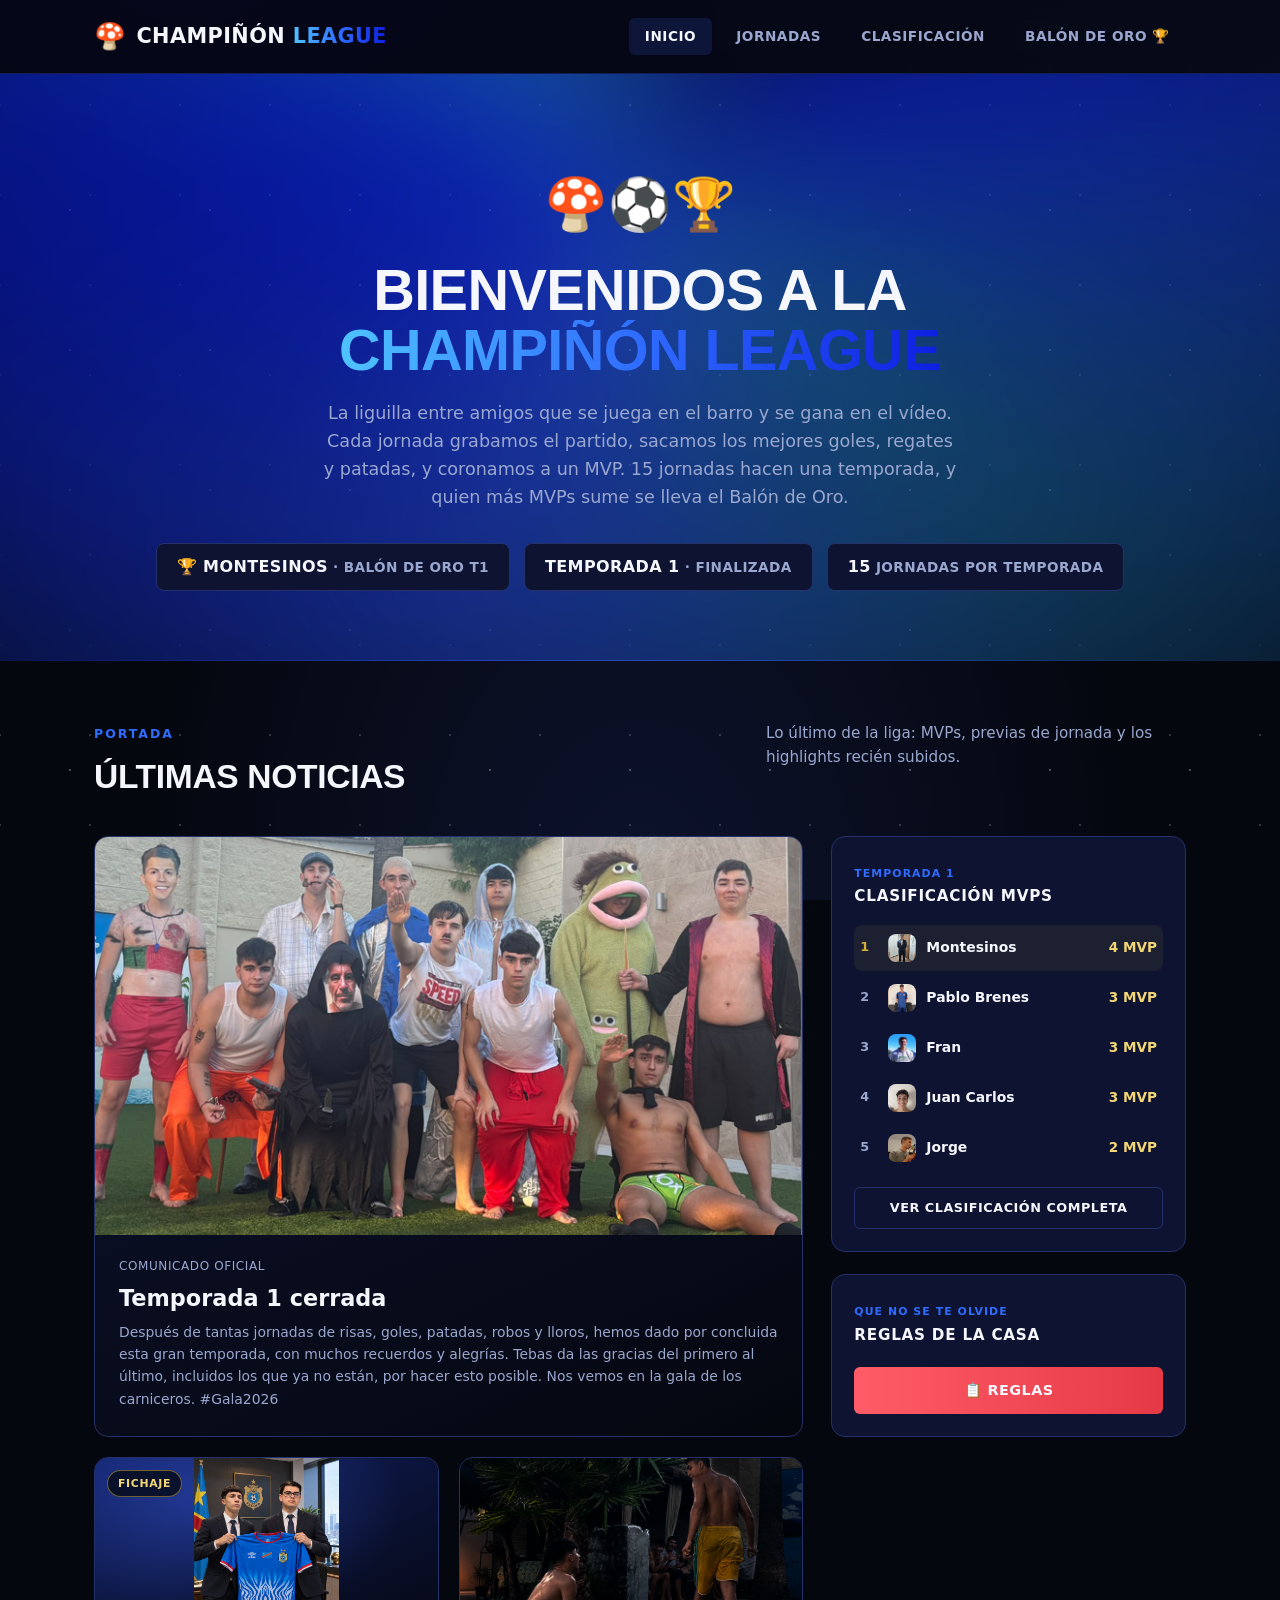
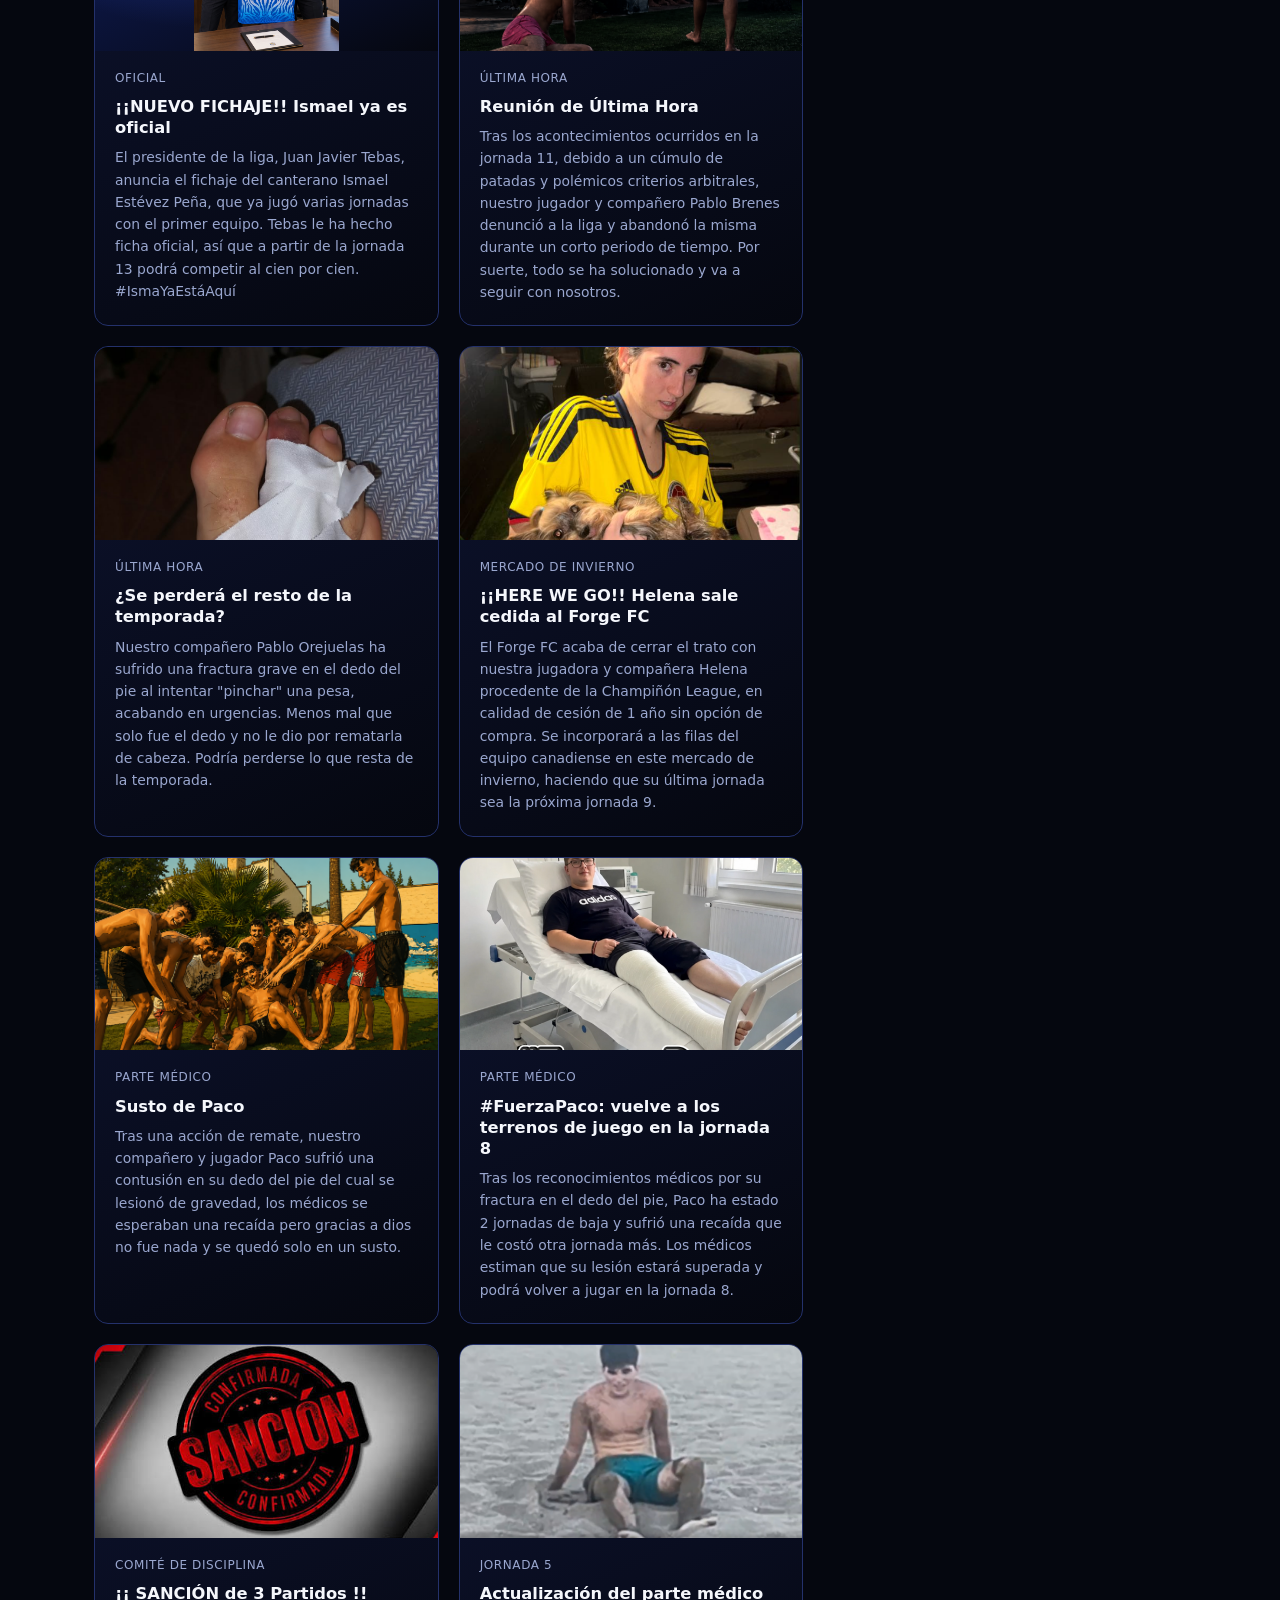
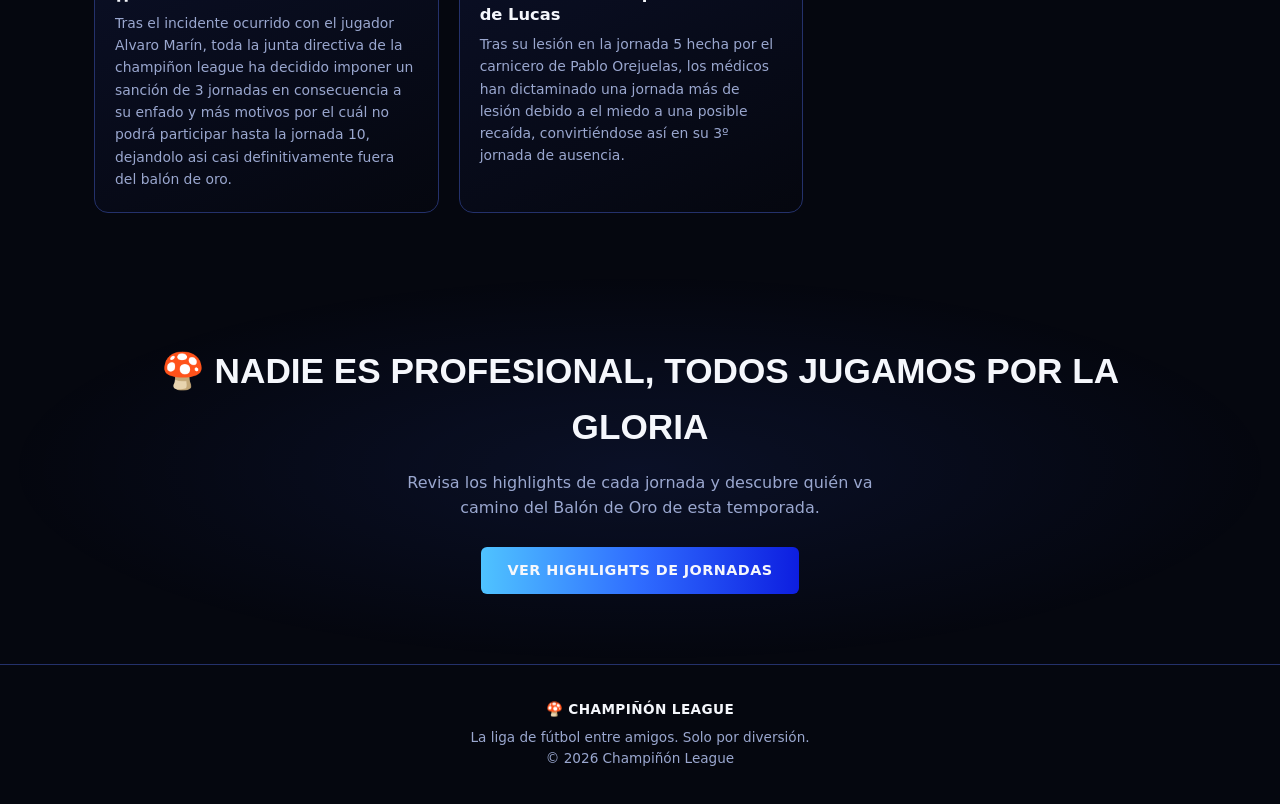
<file: index.html>
<!DOCTYPE html>
<html lang="es">
<head>
<meta charset="UTF-8">
<meta name="viewport" content="width=device-width, initial-scale=1.0, maximum-scale=1.0, user-scalable=no, shrink-to-fit=no">
<title>Champiñón League — Inicio</title>
<meta name="description" content="Champiñón League: la liga de fútbol amistoso entre amigos. Noticias, clasificación de MVPs, highlights de cada jornada y el Balón de Oro de cada temporada.">
<link rel="stylesheet" href="css/style.css">
</head>
<body>

<header class="cabecera">
  <nav class="nav">
    <a href="index.html" class="marca">
      <span class="icono">🍄</span>
      <span>Champiñón <span class="liga">League</span></span>
    </a>
    <button class="menu-toggle" id="menuToggle" aria-label="Abrir menú">
      <span></span><span></span><span></span>
    </button>
    <div class="enlaces" id="enlaces">
      <a href="index.html" class="activo">Inicio</a>
      <a href="jornadas.html">Jornadas</a>
      <a href="clasificacion.html">Clasificación</a>
      <a href="balon-de-oro.html">Balón de Oro 🏆</a>
    </div>
  </nav>
</header>

<section class="hero">
  <div class="hero-glow" aria-hidden="true"></div>
  <div class="contenedor">
    <div class="hero-emoji">🍄⚽🏆</div>
    <h1>Bienvenidos a la <span class="destacado">Champiñón League</span></h1>
    <p class="subtitulo">
      La liguilla entre amigos que se juega en el barro y se gana en el vídeo.
      Cada jornada grabamos el partido, sacamos los mejores goles, regates y
      patadas, y coronamos a un MVP. 15 jornadas hacen una temporada, y quien
      más MVPs sume se lleva el Balón de Oro.
    </p>
    <div class="hero-stats">
      <div class="stat-chip"><strong>🏆 Montesinos</strong> · Balón de Oro T1</div>
      <div class="stat-chip"><strong>Temporada 1</strong> · finalizada</div>
      <div class="stat-chip"><strong>15</strong> jornadas por temporada</div>
    </div>
  </div>
</section>

<section>
  <div class="contenedor">
    <div class="titulo-seccion">
      <div>
        <span class="eyebrow">Portada</span>
        <h2>Últimas noticias</h2>
      </div>
      <p>Lo último de la liga: MVPs, previas de jornada y los highlights recién subidos.</p>
    </div>

    <div class="portada-layout">

      <div class="noticias-col">

        <div class="noticia-card destacada" data-fecha="2026-08-22">
          <div class="noticia-img">
            <span class="noticia-tag oro">Última hora</span>
            <img src="img/noticias/susto-paco.png" alt="Compañeros celebrando alrededor de Paco">
          </div>
          <div class="noticia-body">
            <div class="noticia-fecha">Parte médico</div>
            <h3>Susto de Paco</h3>
            <p>Tras una acción de remate, nuestro compañero y jugador Paco sufrió una contusión en su dedo del pie del cual se lesionó de gravedad, los médicos se esperaban una recaída pero gracias a dios no fue nada y se quedó solo en un susto.</p>
          </div>
        </div>

        <div class="noticias-grid-secundarias">
          <div class="noticia-card" data-fecha="2026-11-10">
            <div class="noticia-img">
              <span class="noticia-tag oro">Fin de temporada</span>
              <img src="img/noticias/temporada-1-cerrada.png" alt="Toda la plantilla disfrazada por Halloween">
            </div>
            <div class="noticia-body">
              <div class="noticia-fecha">Comunicado oficial</div>
              <h3>Temporada 1 cerrada</h3>
              <p>Después de tantas jornadas de risas, goles, patadas, robos y lloros, hemos dado por concluida esta gran temporada, con muchos recuerdos y alegrías. Tebas da las gracias del primero al último, incluidos los que ya no están, por hacer esto posible. Nos vemos en la gala de los carniceros. #Gala2026</p>
            </div>
          </div>

          <div class="noticia-card" data-fecha="2026-10-30">
            <div class="noticia-img">
              <span class="noticia-tag oro">Fichaje</span>
              <img src="img/noticias/ismael-fichaje-oficial.png" alt="Ismael posando con la camiseta de su fichaje oficial">
            </div>
            <div class="noticia-body">
              <div class="noticia-fecha">Oficial</div>
              <h3>¡¡NUEVO FICHAJE!! Ismael ya es oficial</h3>
              <p>El presidente de la liga, Juan Javier Tebas, anuncia el fichaje del canterano Ismael Estévez Peña, que ya jugó varias jornadas con el primer equipo. Tebas le ha hecho ficha oficial, así que a partir de la jornada 13 podrá competir al cien por cien. #IsmaYaEstáAquí</p>
            </div>
          </div>

          <div class="noticia-card" data-fecha="2026-10-03">
            <div class="noticia-img">
              <span class="noticia-tag rojo">Polémica</span>
              <img src="img/noticias/pablo-brenes-denuncia.png" alt="Pablo Brenes discutiendo tras un partido">
            </div>
            <div class="noticia-body">
              <div class="noticia-fecha">Última hora</div>
              <h3>Reunión de Última Hora</h3>
              <p>Tras los acontecimientos ocurridos en la jornada 11, debido a un cúmulo de patadas y polémicos criterios arbitrales, nuestro jugador y compañero Pablo Brenes denunció a la liga y abandonó la misma durante un corto periodo de tiempo. Por suerte, todo se ha solucionado y va a seguir con nosotros.</p>
            </div>
          </div>

          <div class="noticia-card" data-fecha="2026-09-18">
            <div class="noticia-img">
              <span class="noticia-tag oro">Parte médico</span>
              <img src="img/noticias/pablo-orejuelas-lesion.jpeg" alt="Dedo del pie vendado de Pablo Orejuelas">
            </div>
            <div class="noticia-body">
              <div class="noticia-fecha">Última hora</div>
              <h3>¿Se perderá el resto de la temporada?</h3>
              <p>Nuestro compañero Pablo Orejuelas ha sufrido una fractura grave en el dedo del pie al intentar "pinchar" una pesa, acabando en urgencias. Menos mal que solo fue el dedo y no le dio por rematarla de cabeza. Podría perderse lo que resta de la temporada.</p>
            </div>
          </div>

          <div class="noticia-card" data-fecha="2026-08-28">
            <div class="noticia-img">
              <span class="noticia-tag oro">Fichaje</span>
              <img src="img/noticias/helena-forge-fc.png" alt="Helena con la camiseta de Colombia">
            </div>
            <div class="noticia-body">
              <div class="noticia-fecha">Mercado de invierno</div>
              <h3>¡¡HERE WE GO!! Helena sale cedida al Forge FC</h3>
              <p>El Forge FC acaba de cerrar el trato con nuestra jugadora y compañera Helena procedente de la Champiñón League, en calidad de cesión de 1 año sin opción de compra. Se incorporará a las filas del equipo canadiense en este mercado de invierno, haciendo que su última jornada sea la próxima jornada 9.</p>
            </div>
          </div>

          <div class="noticia-card" data-fecha="2026-08-08">
            <div class="noticia-img">
              <span class="noticia-tag oro">Parte médico</span>
              <img src="img/noticias/paco-lesion.png" alt="Paco recuperándose de su lesión en el dedo del pie">
            </div>
            <div class="noticia-body">
              <div class="noticia-fecha">Parte médico</div>
              <h3>#FuerzaPaco: vuelve a los terrenos de juego en la jornada 8</h3>
              <p>Tras los reconocimientos médicos por su fractura en el dedo del pie, Paco ha estado 2 jornadas de baja y sufrió una recaída que le costó otra jornada más. Los médicos estiman que su lesión estará superada y podrá volver a jugar en la jornada 8.</p>
            </div>
          </div>

          <div class="noticia-card" data-fecha="2026-08-05">
            <div class="noticia-img">
              <span class="noticia-tag rojo">Sanción</span>
              <img src="img/noticias/sancion-alvaro-marin.jpg" alt="Sanción confirmada">
            </div>
            <div class="noticia-body">
              <div class="noticia-fecha">Comité de disciplina</div>
              <h3>¡¡ SANCIÓN de 3 Partidos !!</h3>
              <p>Tras el incidente ocurrido con el jugador Alvaro Marín, toda la junta directiva de la champiñon league ha decidido imponer un sanción de 3 jornadas en consecuencia a su enfado y más motivos por el cuál no podrá participar hasta la jornada 10, dejandolo asi casi definitivamente fuera del balón de oro.</p>
            </div>
          </div>

          <div class="noticia-card" data-fecha="2026-07-25">
            <div class="noticia-img">
              <span class="noticia-tag oro">Parte médico</span>
              <img src="img/noticias/lucas-lesion.png" alt="Lucas en la playa">
            </div>
            <div class="noticia-body">
              <div class="noticia-fecha">Jornada 5</div>
              <h3>Actualización del parte médico de Lucas</h3>
              <p>Tras su lesión en la jornada 5 hecha por el carnicero de Pablo Orejuelas, los médicos han dictaminado una jornada más de lesión debido a el miedo a una posible recaída, convirtiéndose así en su 3º jornada de ausencia.</p>
            </div>
          </div>
        </div>

      </div>

      <aside class="sidebar-col">
        <div class="widget">
          <div class="widget-titulo">
            <div>
              <span class="eyebrow">Temporada 1</span>
              <h3>Clasificación MVPs</h3>
            </div>
          </div>
          <div class="mini-tabla">
            <div class="mini-fila lider">
              <span class="mini-pos">1</span>
              <span class="avatar"><img src="img/jugadores/montesinos.jpg" alt="Montesinos"></span>
              <span class="mini-nombre">Montesinos</span>
              <span class="mini-mvp">4 MVP</span>
            </div>
            <div class="mini-fila">
              <span class="mini-pos">2</span>
              <span class="avatar"><img src="img/jugadores/pablo-brenes.jpg" alt="Pablo Brenes"></span>
              <span class="mini-nombre">Pablo Brenes</span>
              <span class="mini-mvp">3 MVP</span>
            </div>
            <div class="mini-fila">
              <span class="mini-pos">3</span>
              <span class="avatar"><img src="img/jugadores/fran.png" alt="Fran"></span>
              <span class="mini-nombre">Fran</span>
              <span class="mini-mvp">3 MVP</span>
            </div>
            <div class="mini-fila">
              <span class="mini-pos">4</span>
              <span class="avatar"><img src="img/jugadores/juan-carlos.jpeg" alt="Juan Carlos"></span>
              <span class="mini-nombre">Juan Carlos</span>
              <span class="mini-mvp">3 MVP</span>
            </div>
            <div class="mini-fila">
              <span class="mini-pos">5</span>
              <span class="avatar"><img src="img/jugadores/jorge.png" alt="Jorge"></span>
              <span class="mini-nombre">Jorge</span>
              <span class="mini-mvp">2 MVP</span>
            </div>
          </div>
          <a href="clasificacion.html" class="widget-link">Ver clasificación completa</a>
        </div>

        <div class="widget">
          <div class="widget-titulo">
            <div>
              <span class="eyebrow">Que no se te olvide</span>
              <h3>Reglas de la casa</h3>
            </div>
          </div>
          <div class="reglas-boton-wrap">
            <a href="https://docs.google.com/document/d/1zcbE4y4aoaF2KsF1k3LxwLToVUBGV9VksI7Brj8iogc/edit?tab=t.vwejmh5jkv3n" target="_blank" rel="noopener" class="boton rojo boton-ancho">📋 Reglas</a>
          </div>
        </div>
      </aside>

    </div>
  </div>
</section>

<section class="cta">
  <div class="contenedor">
    <h2>🍄 Nadie es profesional, todos jugamos por la gloria</h2>
    <p>Revisa los highlights de cada jornada y descubre quién va camino del Balón de Oro de esta temporada.</p>
    <a href="jornadas.html" class="boton">Ver highlights de jornadas</a>
  </div>
</section>

<footer>
  <div class="contenedor">
    <div class="foot-marca">🍄 Champiñón League</div>
    <div>La liga de fútbol entre amigos. Solo por diversión.</div>
    <div>© 2026 Champiñón League</div>
  </div>
</footer>

<script>
  const toggle = document.getElementById('menuToggle');
  const enlaces = document.getElementById('enlaces');
  toggle.addEventListener('click', () => enlaces.classList.toggle('abierto'));

  (function ordenarNoticias() {
    const columna = document.querySelector('.noticias-col');
    const grid = document.querySelector('.noticias-grid-secundarias');
    if (!columna || !grid) return;

    const tarjetas = Array.from(columna.querySelectorAll('.noticia-card[data-fecha]'));
    if (!tarjetas.length) return;

    tarjetas.sort((a, b) => new Date(b.dataset.fecha) - new Date(a.dataset.fecha));

    const [masReciente, ...resto] = tarjetas;
    tarjetas.forEach(t => t.classList.remove('destacada'));
    masReciente.classList.add('destacada');
    columna.insertBefore(masReciente, grid);
    resto.forEach(t => grid.appendChild(t));
  })();
</script>

</body>
</html>
</file>
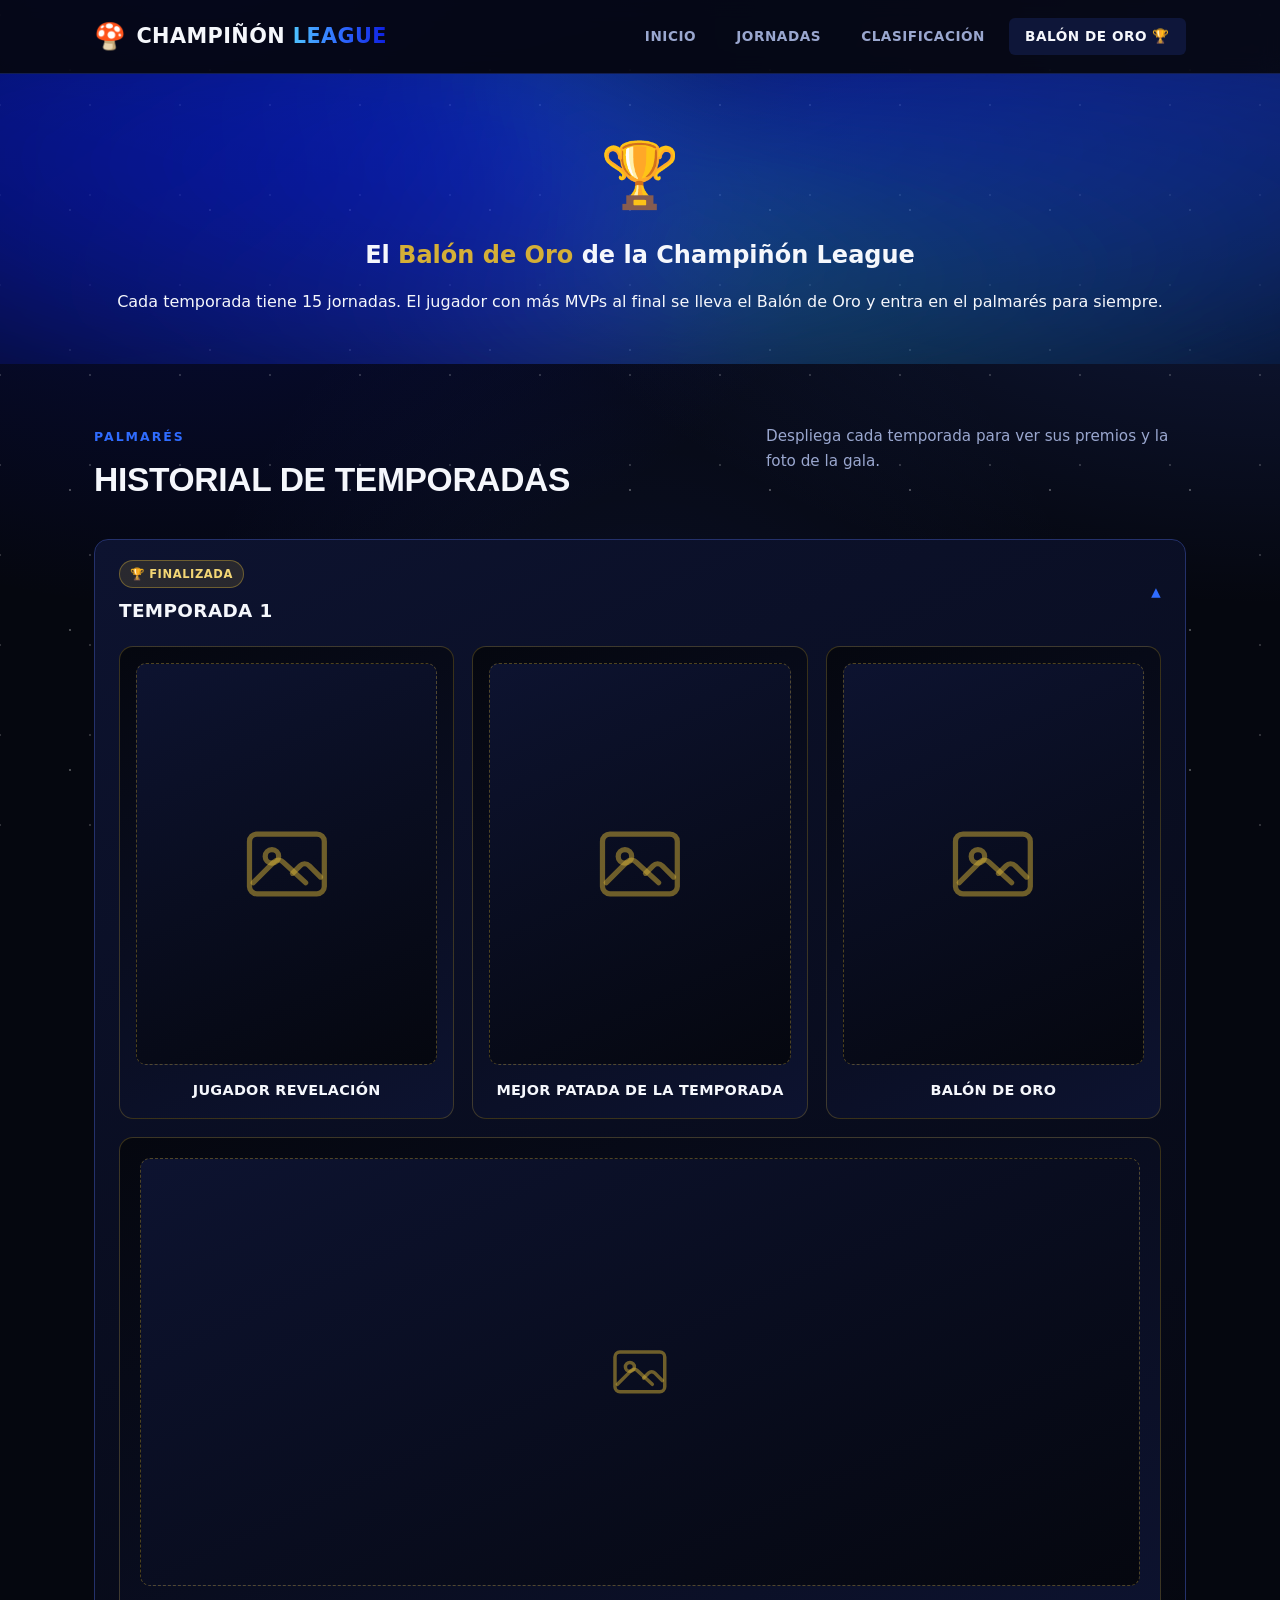
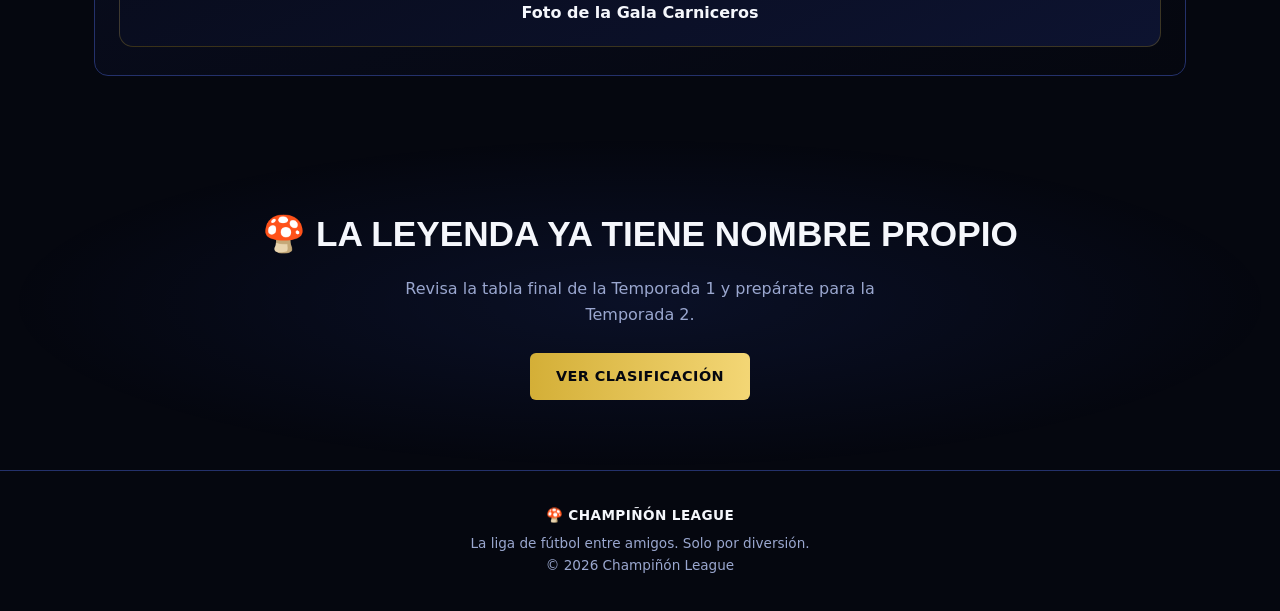
<file: balon-de-oro.html>
<!DOCTYPE html>
<html lang="es">
<head>
<meta charset="UTF-8">
<meta name="viewport" content="width=device-width, initial-scale=1.0, maximum-scale=1.0, user-scalable=no, shrink-to-fit=no">
<title>Champiñón League — Balón de Oro</title>
<meta name="description" content="Palmarés del Balón de Oro de la Champiñón League: quién ha ganado cada temporada y quién va camino de ganar la actual.">
<link rel="stylesheet" href="css/style.css">
</head>
<body>

<header class="cabecera">
  <nav class="nav">
    <a href="index.html" class="marca">
      <span class="icono">🍄</span>
      <span>Champiñón <span class="liga">League</span></span>
    </a>
    <button class="menu-toggle" id="menuToggle" aria-label="Abrir menú">
      <span></span><span></span><span></span>
    </button>
    <div class="enlaces" id="enlaces">
      <a href="index.html">Inicio</a>
      <a href="jornadas.html">Jornadas</a>
      <a href="clasificacion.html">Clasificación</a>
      <a href="balon-de-oro.html" class="activo">Balón de Oro 🏆</a>
    </div>
  </nav>
</header>

<section class="balon-hero">
  <div class="contenedor">
    <div class="hero-glow" aria-hidden="true"></div>
    <div class="emoji-grande">🏆</div>
    <h1>El <span class="destacado" style="color:var(--oro)">Balón de Oro</span> de la Champiñón League</h1>
    <p class="subtitulo" style="margin-top:14px;">
      Cada temporada tiene 15 jornadas. El jugador con más MVPs al final se
      lleva el Balón de Oro y entra en el palmarés para siempre.
    </p>
  </div>
</section>

<section>
  <div class="contenedor">
    <div class="titulo-seccion">
      <div>
        <span class="eyebrow">Palmarés</span>
        <h2>Historial de temporadas</h2>
      </div>
      <p>Despliega cada temporada para ver sus premios y la foto de la gala.</p>
    </div>

    <div class="temporadas-acordeon">

      <div class="temporada-bloque">
        <button class="temporada-toggle abierto" data-target="panel-palmares-t1" aria-expanded="true">
          <div>
            <span class="eyebrow dorado">🏆 Finalizada</span>
            <h3>Temporada 1</h3>
          </div>
          <span class="flecha">▾</span>
        </button>
        <div class="temporada-panel abierto" id="panel-palmares-t1">

          <div class="premios-grid">
            <div class="premio-card">
              <div class="premio-foto">
                <svg viewBox="0 0 24 24" fill="none" xmlns="http://www.w3.org/2000/svg">
                  <rect x="2" y="4" width="20" height="16" rx="2" stroke="currentColor" stroke-width="1.4"/>
                  <circle cx="8" cy="10" r="1.8" stroke="currentColor" stroke-width="1.4"/>
                  <path d="M3 17l5.5-5.5a1.8 1.8 0 0 1 2.5 0L17 17" stroke="currentColor" stroke-width="1.4" stroke-linecap="round" stroke-linejoin="round"/>
                  <path d="M13.5 14.5l2-2a1.8 1.8 0 0 1 2.5 0L21 15.5" stroke="currentColor" stroke-width="1.4" stroke-linecap="round" stroke-linejoin="round"/>
                </svg>
              </div>
              <h4>Jugador Revelación</h4>
            </div>
            <div class="premio-card">
              <div class="premio-foto">
                <svg viewBox="0 0 24 24" fill="none" xmlns="http://www.w3.org/2000/svg">
                  <rect x="2" y="4" width="20" height="16" rx="2" stroke="currentColor" stroke-width="1.4"/>
                  <circle cx="8" cy="10" r="1.8" stroke="currentColor" stroke-width="1.4"/>
                  <path d="M3 17l5.5-5.5a1.8 1.8 0 0 1 2.5 0L17 17" stroke="currentColor" stroke-width="1.4" stroke-linecap="round" stroke-linejoin="round"/>
                  <path d="M13.5 14.5l2-2a1.8 1.8 0 0 1 2.5 0L21 15.5" stroke="currentColor" stroke-width="1.4" stroke-linecap="round" stroke-linejoin="round"/>
                </svg>
              </div>
              <h4>Mejor Patada de la Temporada</h4>
            </div>
            <div class="premio-card">
              <div class="premio-foto">
                <svg viewBox="0 0 24 24" fill="none" xmlns="http://www.w3.org/2000/svg">
                  <rect x="2" y="4" width="20" height="16" rx="2" stroke="currentColor" stroke-width="1.4"/>
                  <circle cx="8" cy="10" r="1.8" stroke="currentColor" stroke-width="1.4"/>
                  <path d="M3 17l5.5-5.5a1.8 1.8 0 0 1 2.5 0L17 17" stroke="currentColor" stroke-width="1.4" stroke-linecap="round" stroke-linejoin="round"/>
                  <path d="M13.5 14.5l2-2a1.8 1.8 0 0 1 2.5 0L21 15.5" stroke="currentColor" stroke-width="1.4" stroke-linecap="round" stroke-linejoin="round"/>
                </svg>
              </div>
              <h4>Balón de Oro</h4>
            </div>
          </div>

          <div class="gala-card">
            <div class="gala-foto">
              <svg viewBox="0 0 24 24" fill="none" xmlns="http://www.w3.org/2000/svg">
                <rect x="2" y="4" width="20" height="16" rx="2" stroke="currentColor" stroke-width="1.4"/>
                <circle cx="8" cy="10" r="1.8" stroke="currentColor" stroke-width="1.4"/>
                <path d="M3 17l5.5-5.5a1.8 1.8 0 0 1 2.5 0L17 17" stroke="currentColor" stroke-width="1.4" stroke-linecap="round" stroke-linejoin="round"/>
                <path d="M13.5 14.5l2-2a1.8 1.8 0 0 1 2.5 0L21 15.5" stroke="currentColor" stroke-width="1.4" stroke-linecap="round" stroke-linejoin="round"/>
              </svg>
            </div>
            <h4>Foto de la Gala Carniceros</h4>
          </div>

        </div>
      </div>

    </div>
  </div>
</section>

<section class="cta">
  <div class="contenedor">
    <h2>🍄 La leyenda ya tiene nombre propio</h2>
    <p>Revisa la tabla final de la Temporada 1 y prepárate para la Temporada 2.</p>
    <a href="clasificacion.html" class="boton oro">Ver clasificación</a>
  </div>
</section>

<footer>
  <div class="contenedor">
    <div class="foot-marca">🍄 Champiñón League</div>
    <div>La liga de fútbol entre amigos. Solo por diversión.</div>
    <div>© 2026 Champiñón League</div>
  </div>
</footer>

<script>
  const toggle = document.getElementById('menuToggle');
  const enlaces = document.getElementById('enlaces');
  toggle.addEventListener('click', () => enlaces.classList.toggle('abierto'));

  document.querySelectorAll('.temporada-toggle').forEach((boton) => {
    boton.addEventListener('click', () => {
      const panel = document.getElementById(boton.dataset.target);
      const abrir = !boton.classList.contains('abierto');
      boton.classList.toggle('abierto', abrir);
      boton.setAttribute('aria-expanded', abrir);
      panel.classList.toggle('abierto', abrir);
      panel.hidden = !abrir;
    });
  });
</script>

</body>
</html>
</file>
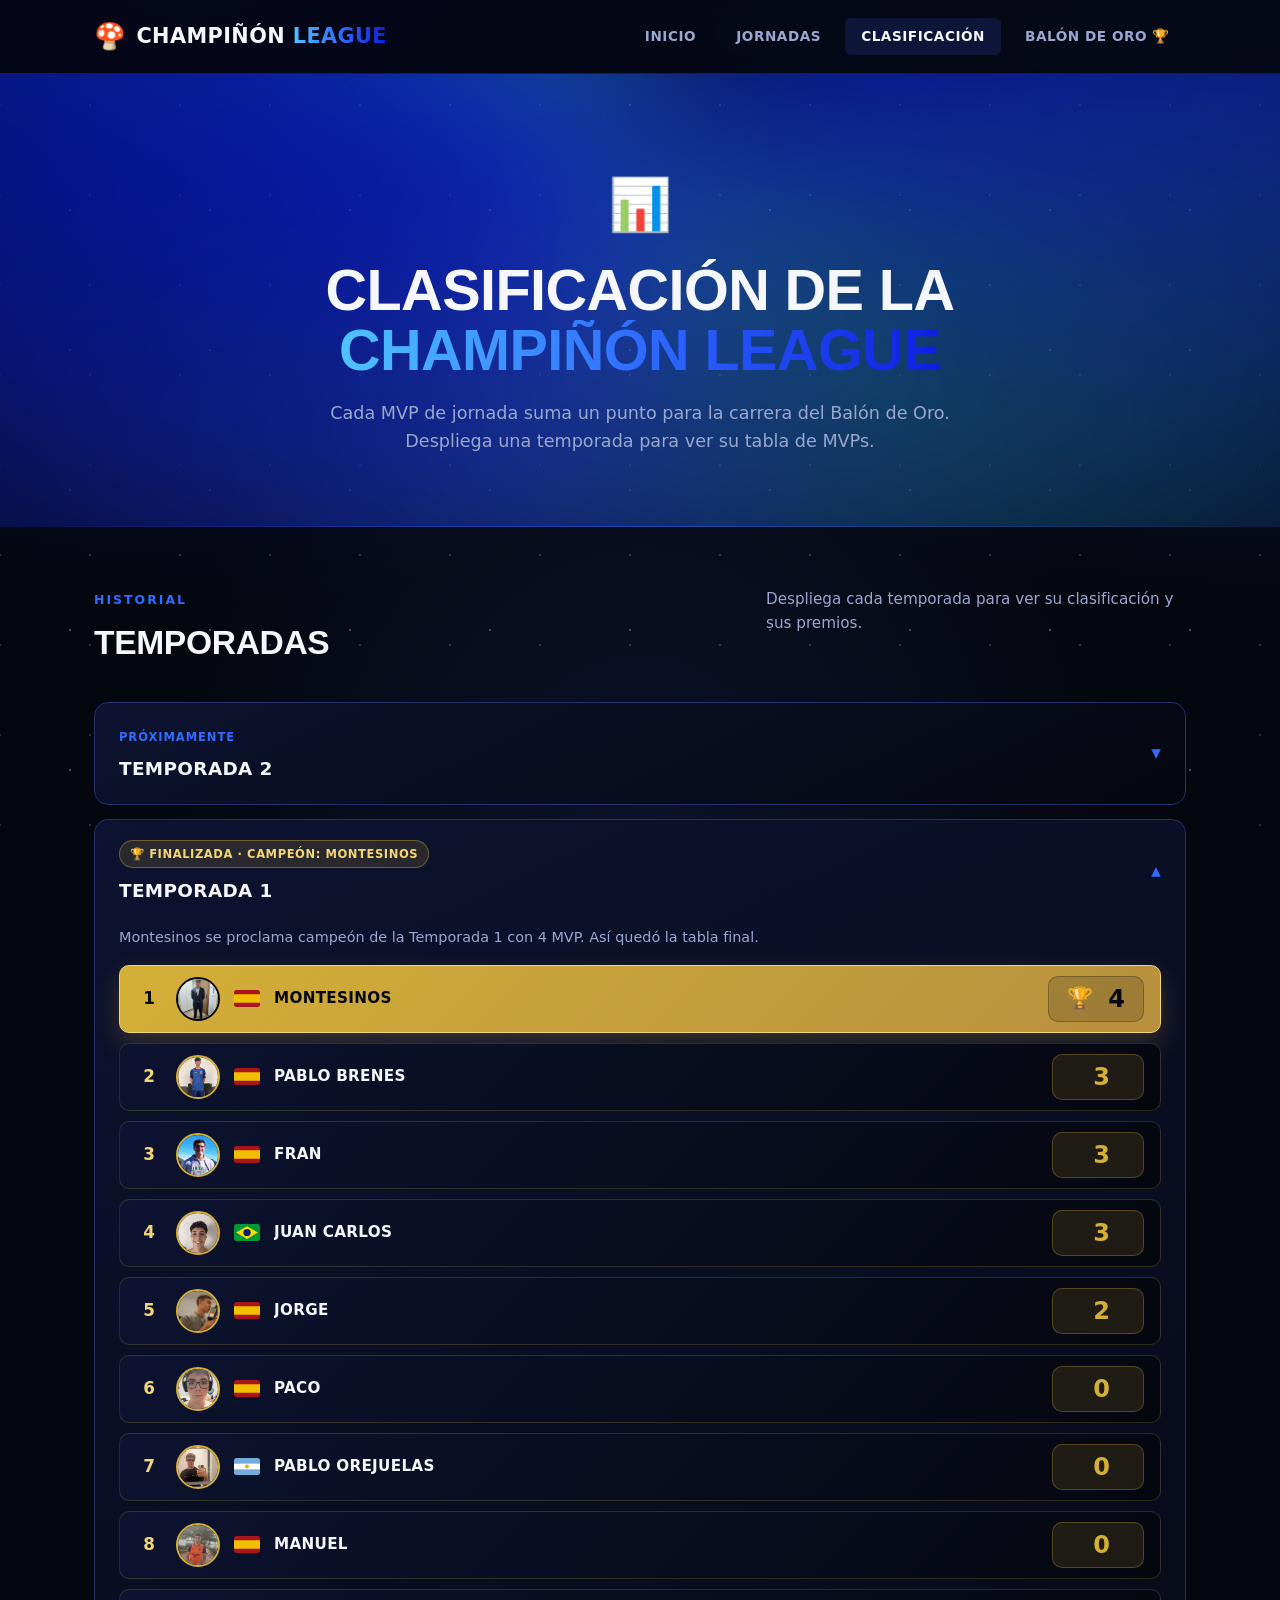
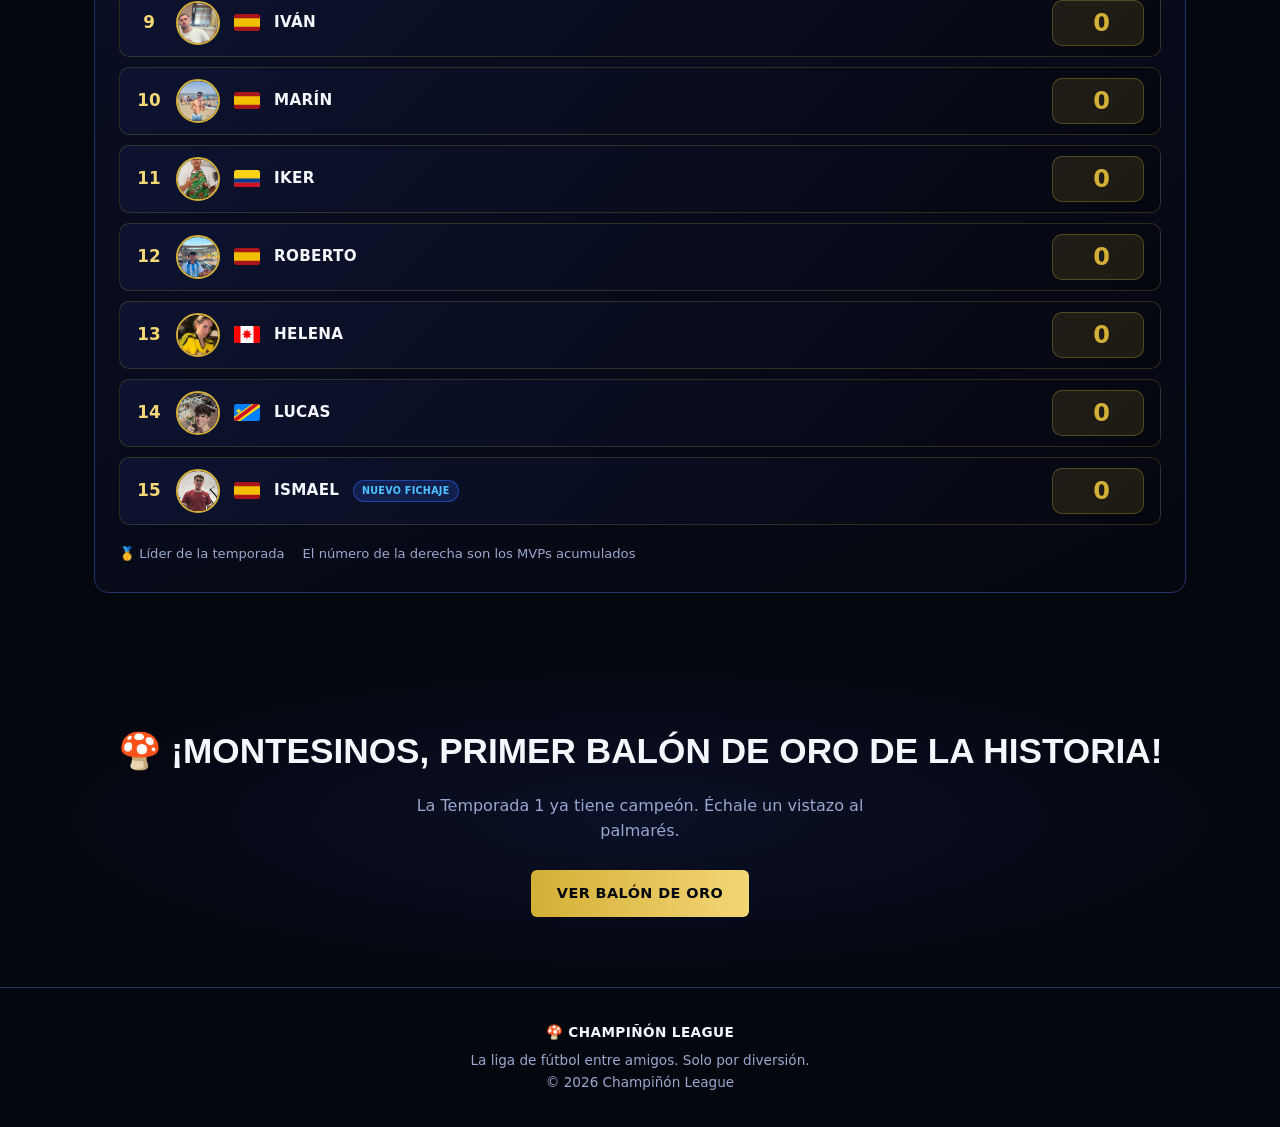
<file: clasificacion.html>
<!DOCTYPE html>
<html lang="es">
<head>
<meta charset="UTF-8">
<meta name="viewport" content="width=device-width, initial-scale=1.0, maximum-scale=1.0, user-scalable=no, shrink-to-fit=no">
<title>Champiñón League — Clasificación</title>
<meta name="description" content="Clasificación de la temporada actual de la Champiñón League: MVPs acumulados y quién lidera la carrera por el Balón de Oro.">
<link rel="stylesheet" href="css/style.css">
</head>
<body>

<header class="cabecera">
  <nav class="nav">
    <a href="index.html" class="marca">
      <span class="icono">🍄</span>
      <span>Champiñón <span class="liga">League</span></span>
    </a>
    <button class="menu-toggle" id="menuToggle" aria-label="Abrir menú">
      <span></span><span></span><span></span>
    </button>
    <div class="enlaces" id="enlaces">
      <a href="index.html">Inicio</a>
      <a href="jornadas.html">Jornadas</a>
      <a href="clasificacion.html" class="activo">Clasificación</a>
      <a href="balon-de-oro.html">Balón de Oro 🏆</a>
    </div>
  </nav>
</header>

<section class="hero" style="padding-bottom:40px;">
  <div class="contenedor">
    <div class="hero-glow" aria-hidden="true"></div>
    <div class="hero-emoji">📊</div>
    <h1>Clasificación de la <span class="destacado">Champiñón League</span></h1>
    <p class="subtitulo">
      Cada MVP de jornada suma un punto para la carrera del Balón de Oro.
      Despliega una temporada para ver su tabla de MVPs.
    </p>
  </div>
</section>

<section>
  <div class="contenedor">
    <div class="titulo-seccion">
      <div>
        <span class="eyebrow">Historial</span>
        <h2>Temporadas</h2>
      </div>
      <p>Despliega cada temporada para ver su clasificación y sus premios.</p>
    </div>

    <div class="temporadas-acordeon">

      <div class="temporada-bloque">
        <button class="temporada-toggle" data-target="panel-t2" aria-expanded="false">
          <div>
            <span class="eyebrow">Próximamente</span>
            <h3>Temporada 2</h3>
          </div>
          <span class="flecha">▾</span>
        </button>
        <div class="temporada-panel" id="panel-t2" hidden>
          <p class="temporada-vacio">La Temporada 2 arrancará en cuanto se cierre el Balón de Oro de la Temporada 1. Vuelve por aquí cuando empiece.</p>
        </div>
      </div>

      <div class="temporada-bloque">
        <button class="temporada-toggle abierto" data-target="panel-t1" aria-expanded="true">
          <div>
            <span class="eyebrow dorado">🏆 Finalizada · Campeón: Montesinos</span>
            <h3>Temporada 1</h3>
          </div>
          <span class="flecha">▾</span>
        </button>
        <div class="temporada-panel abierto" id="panel-t1">

          <p class="temporada-intro">Montesinos se proclama campeón de la Temporada 1 con 4 MVP. Así quedó la tabla final.</p>

          <div class="ranking-lista">

      <div class="ranking-fila lider">
        <span class="ranking-num">1</span>
        <span class="ranking-avatar"><img src="img/jugadores/montesinos.jpg" alt="Montesinos"></span>
        <img class="ranking-bandera" src="img/banderas/espana.svg" alt="España">
        <div class="ranking-nombre">Montesinos</div>
        <div class="ranking-mvp-wrap"><span class="ranking-trofeo">🏆</span><span class="ranking-mvp">4</span></div>
      </div>

      <div class="ranking-fila">
        <span class="ranking-num">2</span>
        <span class="ranking-avatar"><img src="img/jugadores/pablo-brenes.jpg" alt="Pablo Brenes"></span>
        <img class="ranking-bandera" src="img/banderas/espana.svg" alt="España">
        <div class="ranking-nombre">Pablo Brenes</div>
        <div class="ranking-mvp-wrap"><span class="ranking-mvp">3</span></div>
      </div>

      <div class="ranking-fila">
        <span class="ranking-num">3</span>
        <span class="ranking-avatar"><img src="img/jugadores/fran.png" alt="Fran"></span>
        <img class="ranking-bandera" src="img/banderas/espana.svg" alt="España">
        <div class="ranking-nombre">Fran</div>
        <div class="ranking-mvp-wrap"><span class="ranking-mvp">3</span></div>
      </div>

      <div class="ranking-fila">
        <span class="ranking-num">4</span>
        <span class="ranking-avatar"><img src="img/jugadores/juan-carlos.jpeg" alt="Juan Carlos"></span>
        <img class="ranking-bandera" src="img/banderas/brasil.svg" alt="Brasil">
        <div class="ranking-nombre">Juan Carlos</div>
        <div class="ranking-mvp-wrap"><span class="ranking-mvp">3</span></div>
      </div>

      <div class="ranking-fila">
        <span class="ranking-num">5</span>
        <span class="ranking-avatar"><img src="img/jugadores/jorge.png" alt="Jorge"></span>
        <img class="ranking-bandera" src="img/banderas/espana.svg" alt="España">
        <div class="ranking-nombre">Jorge</div>
        <div class="ranking-mvp-wrap"><span class="ranking-mvp">2</span></div>
      </div>

      <div class="ranking-fila">
        <span class="ranking-num">6</span>
        <span class="ranking-avatar"><img src="img/jugadores/paco.jpg" alt="Paco"></span>
        <img class="ranking-bandera" src="img/banderas/espana.svg" alt="España">
        <div class="ranking-nombre">Paco</div>
        <div class="ranking-mvp-wrap"><span class="ranking-mvp">0</span></div>
      </div>

      <div class="ranking-fila">
        <span class="ranking-num">7</span>
        <span class="ranking-avatar"><img src="img/jugadores/pablo-orejuelas.jpg" alt="Pablo Orejuelas"></span>
        <img class="ranking-bandera" src="img/banderas/argentina.svg" alt="Argentina">
        <div class="ranking-nombre">Pablo Orejuelas</div>
        <div class="ranking-mvp-wrap"><span class="ranking-mvp">0</span></div>
      </div>

      <div class="ranking-fila">
        <span class="ranking-num">8</span>
        <span class="ranking-avatar"><img src="img/jugadores/manuel.jpg" alt="Manuel"></span>
        <img class="ranking-bandera" src="img/banderas/espana.svg" alt="España">
        <div class="ranking-nombre">Manuel</div>
        <div class="ranking-mvp-wrap"><span class="ranking-mvp">0</span></div>
      </div>

      <div class="ranking-fila">
        <span class="ranking-num">9</span>
        <span class="ranking-avatar"><img src="img/jugadores/ivan.jpg" alt="Iván"></span>
        <img class="ranking-bandera" src="img/banderas/espana.svg" alt="España">
        <div class="ranking-nombre">Iván</div>
        <div class="ranking-mvp-wrap"><span class="ranking-mvp">0</span></div>
      </div>

      <div class="ranking-fila">
        <span class="ranking-num">10</span>
        <span class="ranking-avatar"><img src="img/jugadores/marin.jpg" alt="Marín"></span>
        <img class="ranking-bandera" src="img/banderas/espana.svg" alt="España">
        <div class="ranking-nombre">Marín</div>
        <div class="ranking-mvp-wrap"><span class="ranking-mvp">0</span></div>
      </div>

      <div class="ranking-fila">
        <span class="ranking-num">11</span>
        <span class="ranking-avatar"><img src="img/jugadores/iker.png" alt="Iker"></span>
        <img class="ranking-bandera" src="img/banderas/colombia.svg" alt="Colombia">
        <div class="ranking-nombre">Iker</div>
        <div class="ranking-mvp-wrap"><span class="ranking-mvp">0</span></div>
      </div>

      <div class="ranking-fila">
        <span class="ranking-num">12</span>
        <span class="ranking-avatar"><img src="img/jugadores/roberto.jpg" alt="Roberto"></span>
        <img class="ranking-bandera" src="img/banderas/espana.svg" alt="España">
        <div class="ranking-nombre">Roberto</div>
        <div class="ranking-mvp-wrap"><span class="ranking-mvp">0</span></div>
      </div>

      <div class="ranking-fila">
        <span class="ranking-num">13</span>
        <span class="ranking-avatar"><img src="img/jugadores/helena.png" alt="Helena"></span>
        <img class="ranking-bandera" src="img/banderas/canada.svg" alt="Canadá">
        <div class="ranking-nombre">Helena</div>
        <div class="ranking-mvp-wrap"><span class="ranking-mvp">0</span></div>
      </div>

      <div class="ranking-fila">
        <span class="ranking-num">14</span>
        <span class="ranking-avatar"><img src="img/jugadores/lucas.jpg" alt="Lucas"></span>
        <img class="ranking-bandera" src="img/banderas/rd-congo.svg" alt="República Democrática del Congo">
        <div class="ranking-nombre">Lucas</div>
        <div class="ranking-mvp-wrap"><span class="ranking-mvp">0</span></div>
      </div>

      <div class="ranking-fila">
        <span class="ranking-num">15</span>
        <span class="ranking-avatar"><img src="img/jugadores/ismael.png" alt="Ismael"></span>
        <img class="ranking-bandera" src="img/banderas/espana.svg" alt="España">
        <div class="ranking-nombre">Ismael <span class="badge-fichaje">Nuevo fichaje</span></div>
        <div class="ranking-mvp-wrap"><span class="ranking-mvp">0</span></div>
      </div>

          </div>

          <div class="leyenda">
            <span>🥇 Líder de la temporada</span>
            <span>El número de la derecha son los MVPs acumulados</span>
          </div>

        </div>
      </div>

    </div>
  </div>
</section>

<section class="cta">
  <div class="contenedor">
    <h2>🍄 ¡Montesinos, primer Balón de Oro de la historia!</h2>
    <p>La Temporada 1 ya tiene campeón. Échale un vistazo al palmarés.</p>
    <a href="balon-de-oro.html" class="boton oro">Ver Balón de Oro</a>
  </div>
</section>

<footer>
  <div class="contenedor">
    <div class="foot-marca">🍄 Champiñón League</div>
    <div>La liga de fútbol entre amigos. Solo por diversión.</div>
    <div>© 2026 Champiñón League</div>
  </div>
</footer>

<script>
  const toggle = document.getElementById('menuToggle');
  const enlaces = document.getElementById('enlaces');
  toggle.addEventListener('click', () => enlaces.classList.toggle('abierto'));

  document.querySelectorAll('.temporada-toggle').forEach((boton) => {
    boton.addEventListener('click', () => {
      const panel = document.getElementById(boton.dataset.target);
      const abrir = !boton.classList.contains('abierto');
      boton.classList.toggle('abierto', abrir);
      boton.setAttribute('aria-expanded', abrir);
      panel.classList.toggle('abierto', abrir);
      panel.hidden = !abrir;
    });
  });
</script>

</body>
</html>
</file>
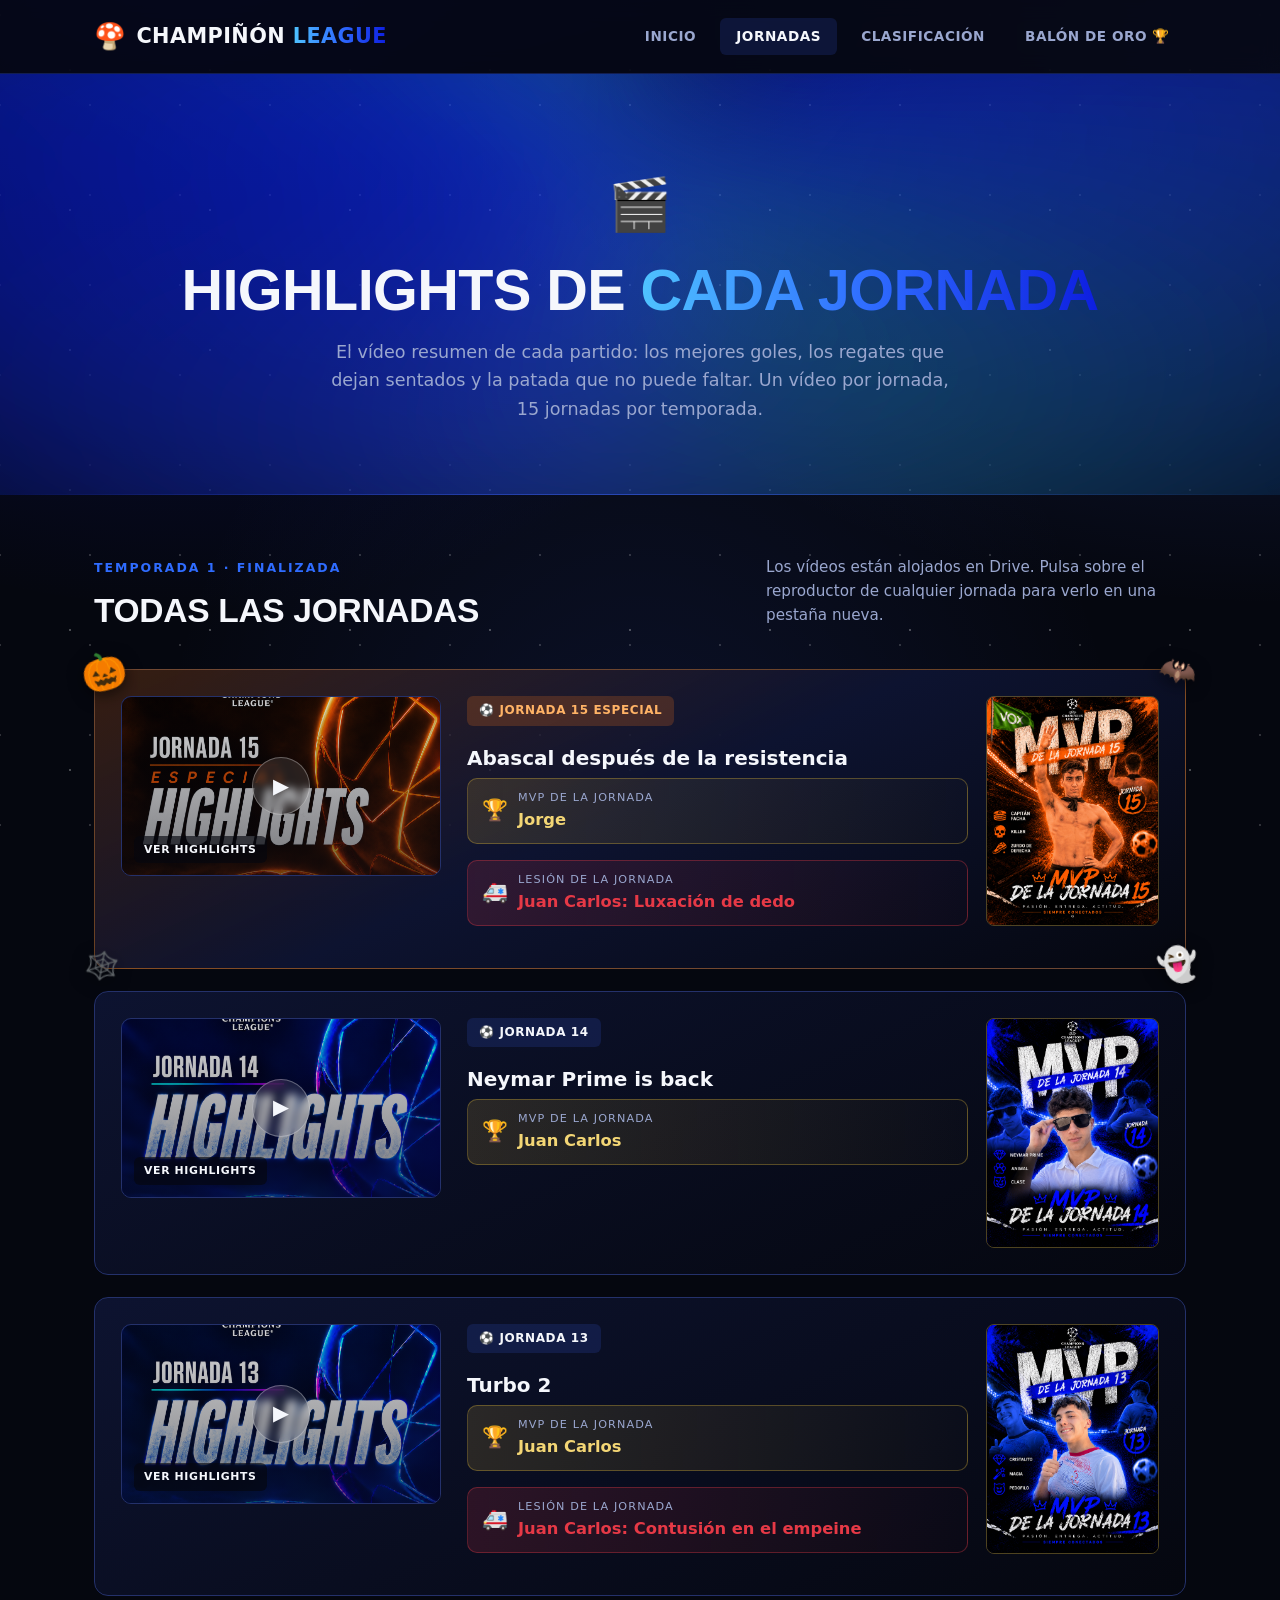
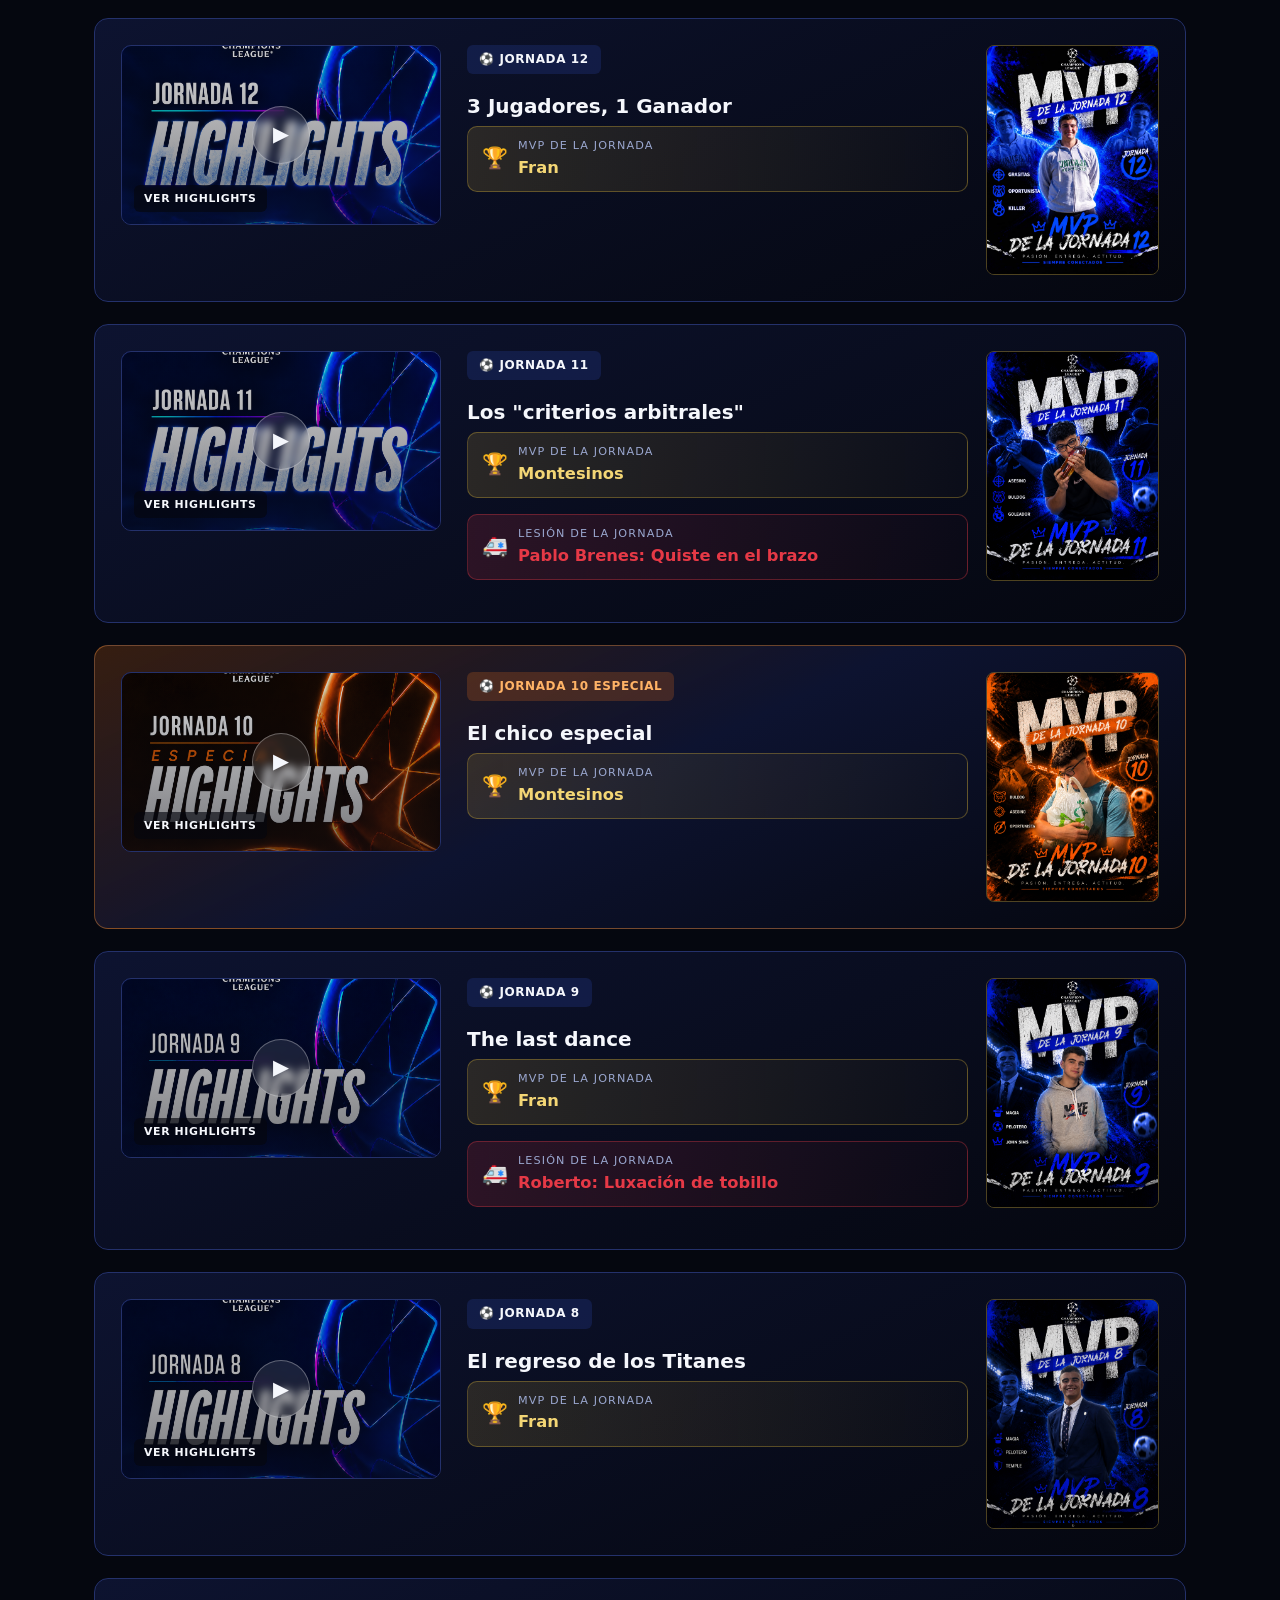
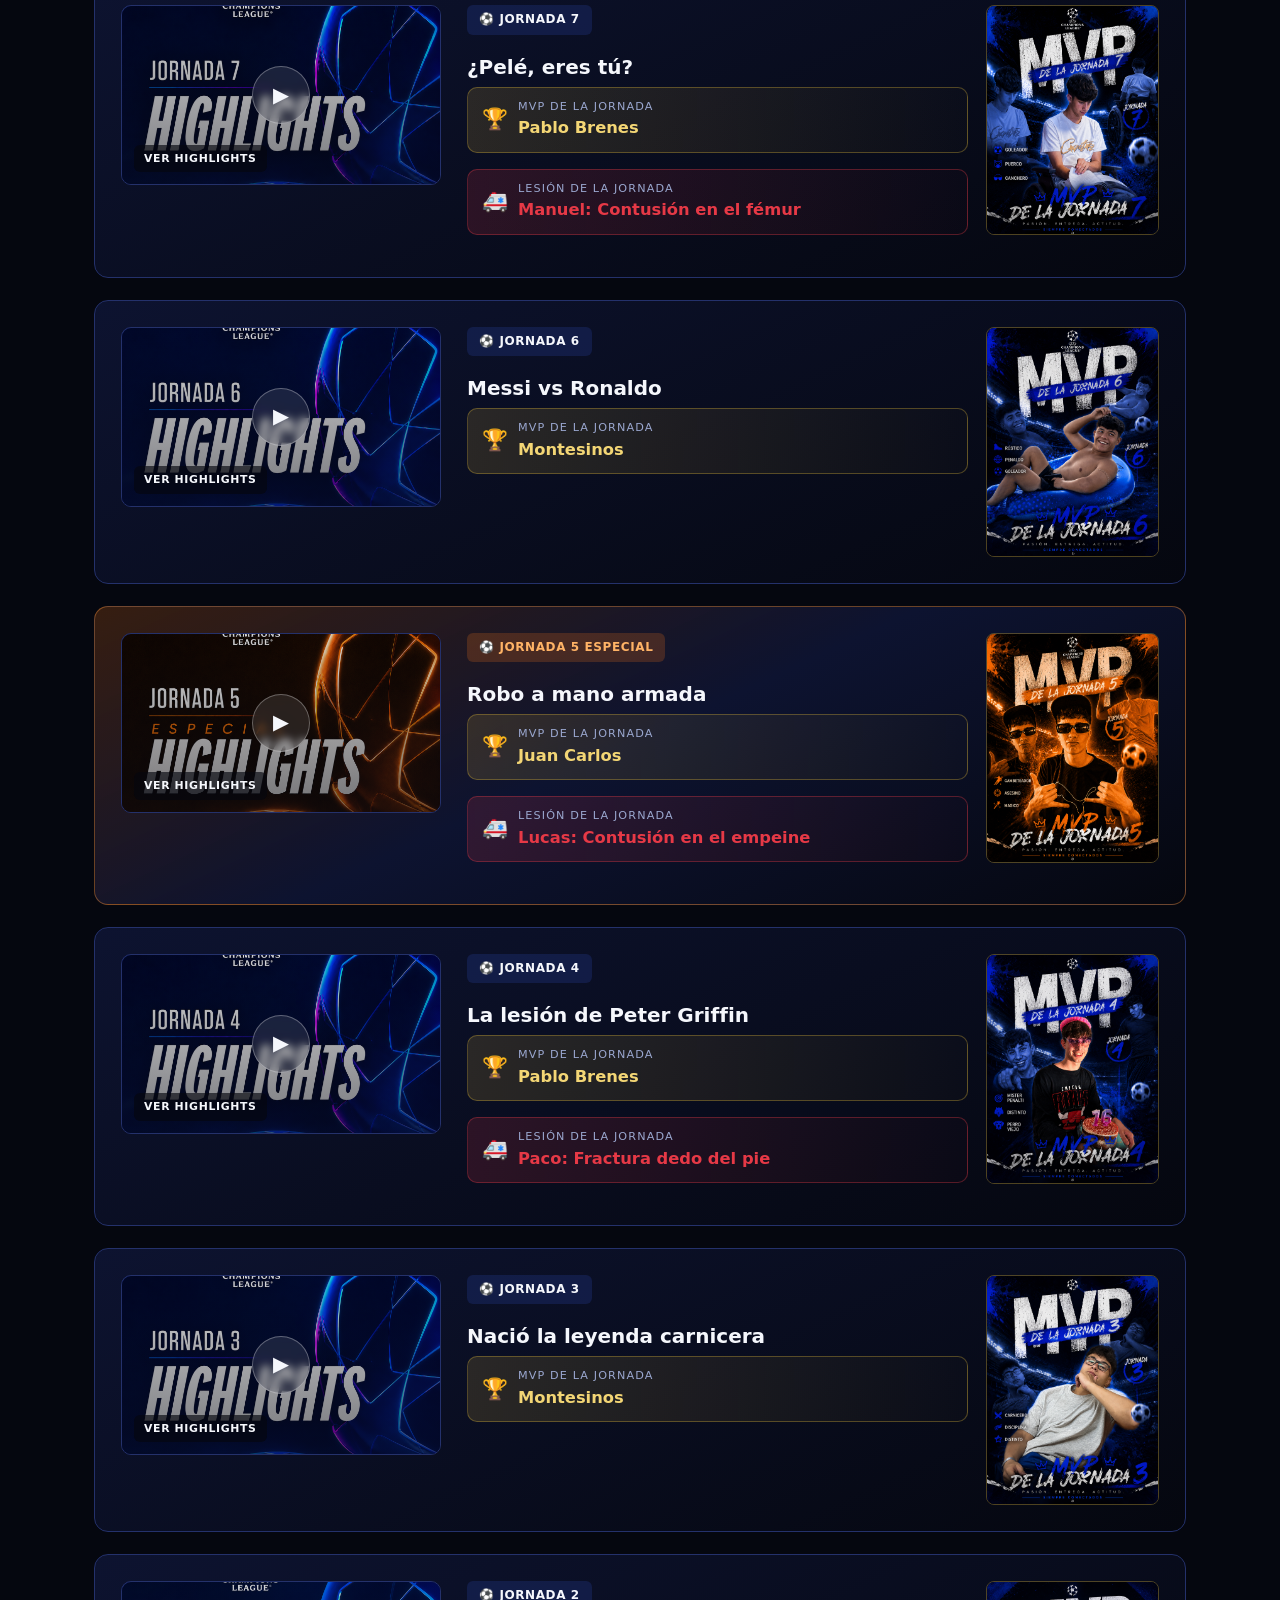
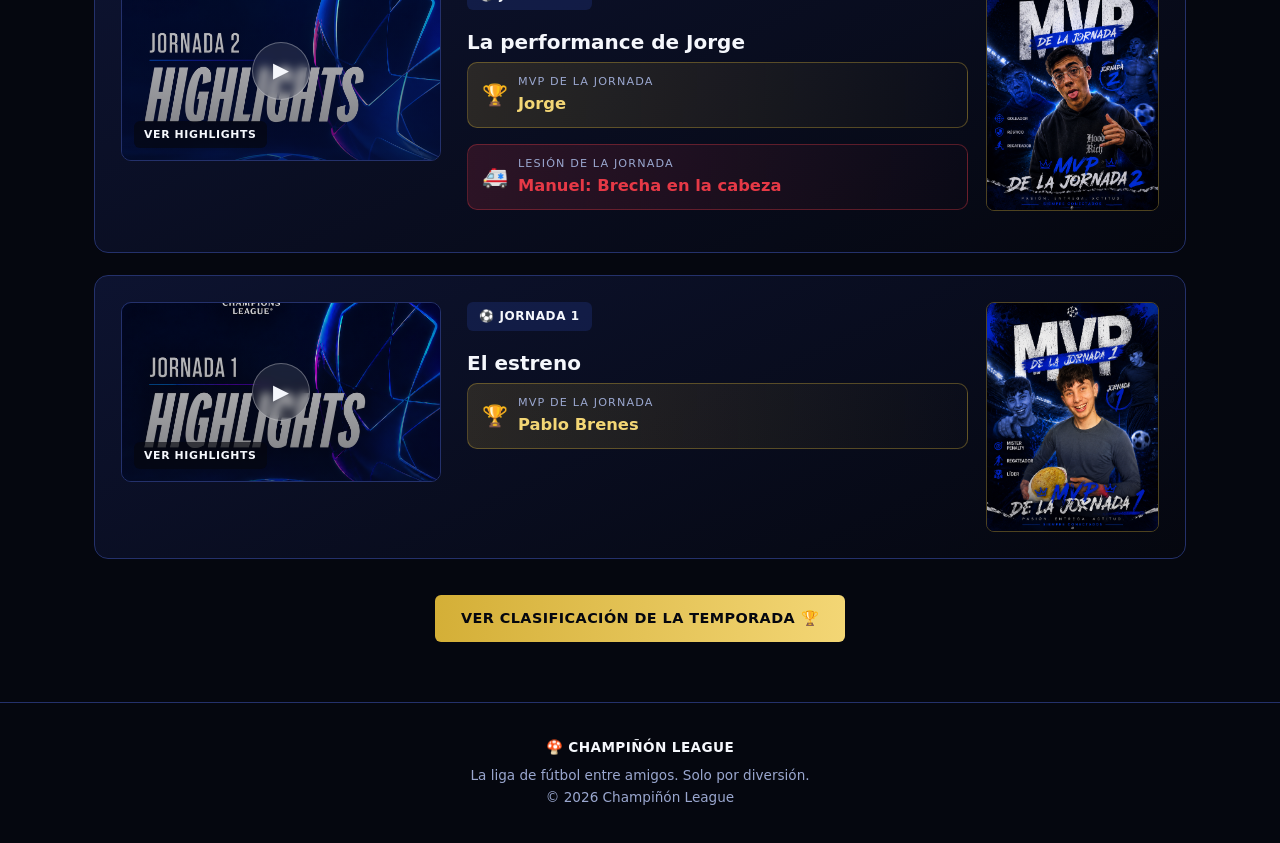
<file: jornadas.html>
<!DOCTYPE html>
<html lang="es">
<head>
<meta charset="UTF-8">
<meta name="viewport" content="width=device-width, initial-scale=1.0, maximum-scale=1.0, user-scalable=no, shrink-to-fit=no">
<title>Champiñón League — Jornadas</title>
<meta name="description" content="Highlights de cada jornada de la Champiñón League: goles, regates, patadas y el MVP en vídeo.">
<link rel="stylesheet" href="css/style.css">
</head>
<body>

<header class="cabecera">
  <nav class="nav">
    <a href="index.html" class="marca">
      <span class="icono">🍄</span>
      <span>Champiñón <span class="liga">League</span></span>
    </a>
    <button class="menu-toggle" id="menuToggle" aria-label="Abrir menú">
      <span></span><span></span><span></span>
    </button>
    <div class="enlaces" id="enlaces">
      <a href="index.html">Inicio</a>
      <a href="jornadas.html" class="activo">Jornadas</a>
      <a href="clasificacion.html">Clasificación</a>
      <a href="balon-de-oro.html">Balón de Oro 🏆</a>
    </div>
  </nav>
</header>

<section class="hero" style="padding-bottom:40px;">
  <div class="contenedor">
    <div class="hero-glow" aria-hidden="true"></div>
    <div class="hero-emoji">🎬</div>
    <h1>Highlights de <span class="destacado">cada jornada</span></h1>
    <p class="subtitulo">
      El vídeo resumen de cada partido: los mejores goles, los regates que
      dejan sentados y la patada que no puede faltar. Un vídeo por jornada,
      15 jornadas por temporada.
    </p>
  </div>
</section>

<section>
  <div class="contenedor">
    <div class="titulo-seccion">
      <div>
        <span class="eyebrow">Temporada 1 · Finalizada</span>
        <h2>Todas las jornadas</h2>
      </div>
      <p>Los vídeos están alojados en Drive. Pulsa sobre el reproductor de cualquier jornada para verlo en una pestaña nueva.</p>
    </div>

    <div class="jornadas-grid">

      <div class="jornada-card especial">
        <span class="decor-halloween tl">🎃</span>
        <span class="decor-halloween tr">🦇</span>
        <span class="decor-halloween bl">🕸️</span>
        <span class="decor-halloween br">👻</span>
        <div class="video-frame tiene-portada" data-video="https://drive.google.com/file/d/1651pVqbD5f45UKEO8UZoMvuDFk6E7K8v/preview">
          <img class="video-poster" src="img/portadas/jornada-15.png" alt="Portada Jornada 15">
          <span class="video-label">Ver highlights</span>
          <div class="play-btn">▶</div>
        </div>
        <div class="jornada-info">
          <div class="jornada-texto">
            <span class="jornada-numero">⚽ Jornada 15 Especial</span>
            <h3>Abascal después de la resistencia</h3>
            <div class="mvp-banner">
              <span class="trofeo">🏆</span>
              <div class="texto">
                <small>MVP de la jornada</small>
                <strong>Jorge</strong>
              </div>
            </div>
            <div class="lesion-banner">
              <span class="cruz">🚑</span>
              <div class="texto">
                <small>Lesión de la jornada</small>
                <strong>Juan Carlos: Luxación de dedo</strong>
              </div>
            </div>
          </div>
          <div class="mvp-poster">
            <img src="img/mvp/jornada-15.png" alt="MVP de la Jornada 15">
          </div>
        </div>
      </div>

      <div class="jornada-card">
        <div class="video-frame tiene-portada" data-video="https://drive.google.com/file/d/10TsKnfxZmmX4evJ2PTOzCeqhWaArOTew/preview">
          <img class="video-poster" src="img/portadas/jornada-14.png" alt="Portada Jornada 14">
          <span class="video-label">Ver highlights</span>
          <div class="play-btn">▶</div>
        </div>
        <div class="jornada-info">
          <div class="jornada-texto">
            <span class="jornada-numero">⚽ Jornada 14</span>
            <h3>Neymar Prime is back</h3>
            <div class="mvp-banner">
              <span class="trofeo">🏆</span>
              <div class="texto">
                <small>MVP de la jornada</small>
                <strong>Juan Carlos</strong>
              </div>
            </div>
          </div>
          <div class="mvp-poster">
            <img src="img/mvp/jornada-14.png" alt="MVP de la Jornada 14">
          </div>
        </div>
      </div>

      <div class="jornada-card">
        <div class="video-frame tiene-portada" data-video="https://drive.google.com/file/d/15tIiOXE2pmuHJy57rokKrrTieAgMbyv0/preview">
          <img class="video-poster" src="img/portadas/jornada-13.png" alt="Portada Jornada 13">
          <span class="video-label">Ver highlights</span>
          <div class="play-btn">▶</div>
        </div>
        <div class="jornada-info">
          <div class="jornada-texto">
            <span class="jornada-numero">⚽ Jornada 13</span>
            <h3>Turbo 2</h3>
            <div class="mvp-banner">
              <span class="trofeo">🏆</span>
              <div class="texto">
                <small>MVP de la jornada</small>
                <strong>Juan Carlos</strong>
              </div>
            </div>
            <div class="lesion-banner">
              <span class="cruz">🚑</span>
              <div class="texto">
                <small>Lesión de la jornada</small>
                <strong>Juan Carlos: Contusión en el empeine</strong>
              </div>
            </div>
          </div>
          <div class="mvp-poster">
            <img src="img/mvp/jornada-13.png" alt="MVP de la Jornada 13">
          </div>
        </div>
      </div>

      <div class="jornada-card">
        <div class="video-frame tiene-portada" data-video="https://drive.google.com/file/d/1BrKxQXq7YwYiVLGl7lRMGr3Am4QgA9jZ/preview">
          <img class="video-poster" src="img/portadas/jornada-12.png" alt="Portada Jornada 12">
          <span class="video-label">Ver highlights</span>
          <div class="play-btn">▶</div>
        </div>
        <div class="jornada-info">
          <div class="jornada-texto">
            <span class="jornada-numero">⚽ Jornada 12</span>
            <h3>3 Jugadores, 1 Ganador</h3>
            <div class="mvp-banner">
              <span class="trofeo">🏆</span>
              <div class="texto">
                <small>MVP de la jornada</small>
                <strong>Fran</strong>
              </div>
            </div>
          </div>
          <div class="mvp-poster">
            <img src="img/mvp/jornada-12.jpeg" alt="MVP de la Jornada 12">
          </div>
        </div>
      </div>

      <div class="jornada-card">
        <div class="video-frame tiene-portada" data-video="https://drive.google.com/file/d/1nWSnzAP-ZpXm6qdqD42TnDEZmr9kZoE_/preview">
          <img class="video-poster" src="img/portadas/jornada-11.png" alt="Portada Jornada 11">
          <span class="video-label">Ver highlights</span>
          <div class="play-btn">▶</div>
        </div>
        <div class="jornada-info">
          <div class="jornada-texto">
            <span class="jornada-numero">⚽ Jornada 11</span>
            <h3>Los "criterios arbitrales"</h3>
            <div class="mvp-banner">
              <span class="trofeo">🏆</span>
              <div class="texto">
                <small>MVP de la jornada</small>
                <strong>Montesinos</strong>
              </div>
            </div>
            <div class="lesion-banner">
              <span class="cruz">🚑</span>
              <div class="texto">
                <small>Lesión de la jornada</small>
                <strong>Pablo Brenes: Quiste en el brazo</strong>
              </div>
            </div>
          </div>
          <div class="mvp-poster">
            <img src="img/mvp/jornada-11.png" alt="MVP de la Jornada 11">
          </div>
        </div>
      </div>

      <div class="jornada-card especial">
        <div class="video-frame tiene-portada" data-video="https://drive.google.com/file/d/1BbPzKINtDc58zTB-KFAHvfzKsAggrOsk/preview">
          <img class="video-poster" src="img/portadas/jornada-10.png" alt="Portada Jornada 10 Especial">
          <span class="video-label">Ver highlights</span>
          <div class="play-btn">▶</div>
        </div>
        <div class="jornada-info">
          <div class="jornada-texto">
            <span class="jornada-numero">⚽ Jornada 10 Especial</span>
            <h3>El chico especial</h3>
            <div class="mvp-banner">
              <span class="trofeo">🏆</span>
              <div class="texto">
                <small>MVP de la jornada</small>
                <strong>Montesinos</strong>
              </div>
            </div>
          </div>
          <div class="mvp-poster">
            <img src="img/mvp/jornada-10.png" alt="MVP de la Jornada 10 Especial">
          </div>
        </div>
      </div>

      <div class="jornada-card">
        <div class="video-frame tiene-portada" data-video="https://drive.google.com/file/d/1MTSB0YOJstOXGV9vyFC_rf1Ep_5B7e4U/preview">
          <img class="video-poster" src="img/portadas/jornada-9.png" alt="Portada Jornada 9">
          <span class="video-label">Ver highlights</span>
          <div class="play-btn">▶</div>
        </div>
        <div class="jornada-info">
          <div class="jornada-texto">
            <span class="jornada-numero">⚽ Jornada 9</span>
            <h3>The last dance</h3>
            <div class="mvp-banner">
              <span class="trofeo">🏆</span>
              <div class="texto">
                <small>MVP de la jornada</small>
                <strong>Fran</strong>
              </div>
            </div>
            <div class="lesion-banner">
              <span class="cruz">🚑</span>
              <div class="texto">
                <small>Lesión de la jornada</small>
                <strong>Roberto: Luxación de tobillo</strong>
              </div>
            </div>
          </div>
          <div class="mvp-poster">
            <img src="img/mvp/jornada-9.png" alt="MVP de la Jornada 9">
          </div>
        </div>
      </div>

      <div class="jornada-card">
        <div class="video-frame tiene-portada" data-video="https://drive.google.com/file/d/15D6Zv3_BAxtKau69Mj9Exiyjj5iZZo_E/preview">
          <img class="video-poster" src="img/portadas/jornada-8.png" alt="Portada Jornada 8">
          <span class="video-label">Ver highlights</span>
          <div class="play-btn">▶</div>
        </div>
        <div class="jornada-info">
          <div class="jornada-texto">
            <span class="jornada-numero">⚽ Jornada 8</span>
            <h3>El regreso de los Titanes</h3>
            <div class="mvp-banner">
              <span class="trofeo">🏆</span>
              <div class="texto">
                <small>MVP de la jornada</small>
                <strong>Fran</strong>
              </div>
            </div>
          </div>
          <div class="mvp-poster">
            <img src="img/mvp/jornada-8.png" alt="MVP de la Jornada 8">
          </div>
        </div>
      </div>

      <div class="jornada-card">
        <div class="video-frame tiene-portada" data-video="https://drive.google.com/file/d/1CngxMVx_Frv3nUJcVDOh6REXRvmmvWqV/preview">
          <img class="video-poster" src="img/portadas/jornada-7.png" alt="Portada Jornada 7">
          <span class="video-label">Ver highlights</span>
          <div class="play-btn">▶</div>
        </div>
        <div class="jornada-info">
          <div class="jornada-texto">
            <span class="jornada-numero">⚽ Jornada 7</span>
            <h3>¿Pelé, eres tú?</h3>
            <div class="mvp-banner">
              <span class="trofeo">🏆</span>
              <div class="texto">
                <small>MVP de la jornada</small>
                <strong>Pablo Brenes</strong>
              </div>
            </div>
            <div class="lesion-banner">
              <span class="cruz">🚑</span>
              <div class="texto">
                <small>Lesión de la jornada</small>
                <strong>Manuel: Contusión en el fémur</strong>
              </div>
            </div>
          </div>
          <div class="mvp-poster">
            <img src="img/mvp/jornada-7.png" alt="MVP de la Jornada 7">
          </div>
        </div>
      </div>

      <div class="jornada-card">
        <div class="video-frame tiene-portada" data-video="https://drive.google.com/file/d/1DZvZIdq5Cnjq1n04O5PN-iydIawpRbhq/preview">
          <img class="video-poster" src="img/portadas/jornada-6.png" alt="Portada Jornada 6">
          <span class="video-label">Ver highlights</span>
          <div class="play-btn">▶</div>
        </div>
        <div class="jornada-info">
          <div class="jornada-texto">
            <span class="jornada-numero">⚽ Jornada 6</span>
            <h3>Messi vs Ronaldo</h3>
            <div class="mvp-banner">
              <span class="trofeo">🏆</span>
              <div class="texto">
                <small>MVP de la jornada</small>
                <strong>Montesinos</strong>
              </div>
            </div>
          </div>
          <div class="mvp-poster">
            <img src="img/mvp/jornada-6.png" alt="MVP de la Jornada 6">
          </div>
        </div>
      </div>

      <div class="jornada-card especial">
        <div class="video-frame tiene-portada" data-video="https://drive.google.com/file/d/1CsQz6WtFsNYUtt_aVT0DafdFSLyUMwrs/preview">
          <img class="video-poster" src="img/portadas/jornada-5-especial.png" alt="Portada Jornada 5 Especial">
          <span class="video-label">Ver highlights</span>
          <div class="play-btn">▶</div>
        </div>
        <div class="jornada-info">
          <div class="jornada-texto">
            <span class="jornada-numero">⚽ Jornada 5 Especial</span>
            <h3>Robo a mano armada</h3>
            <div class="mvp-banner">
              <span class="trofeo">🏆</span>
              <div class="texto">
                <small>MVP de la jornada</small>
                <strong>Juan Carlos</strong>
              </div>
            </div>
            <div class="lesion-banner">
              <span class="cruz">🚑</span>
              <div class="texto">
                <small>Lesión de la jornada</small>
                <strong>Lucas: Contusión en el empeine</strong>
              </div>
            </div>
          </div>
          <div class="mvp-poster">
            <img src="img/mvp/jornada-5-especial.png" alt="MVP de la Jornada 5 Especial">
          </div>
        </div>
      </div>

      <div class="jornada-card">
        <div class="video-frame tiene-portada" data-video="https://drive.google.com/file/d/1QiXaMjrZLBHPp0AHmqYH7Kq-jR1wGBnm/preview">
          <img class="video-poster" src="img/portadas/jornada-4.png" alt="Portada Jornada 4">
          <span class="video-label">Ver highlights</span>
          <div class="play-btn">▶</div>
        </div>
        <div class="jornada-info">
          <div class="jornada-texto">
            <span class="jornada-numero">⚽ Jornada 4</span>
            <h3>La lesión de Peter Griffin</h3>
            <div class="mvp-banner">
              <span class="trofeo">🏆</span>
              <div class="texto">
                <small>MVP de la jornada</small>
                <strong>Pablo Brenes</strong>
              </div>
            </div>
            <div class="lesion-banner">
              <span class="cruz">🚑</span>
              <div class="texto">
                <small>Lesión de la jornada</small>
                <strong>Paco: Fractura dedo del pie</strong>
              </div>
            </div>
          </div>
          <div class="mvp-poster">
            <img src="img/mvp/jornada-4.png" alt="MVP de la Jornada 4">
          </div>
        </div>
      </div>

      <div class="jornada-card">
        <div class="video-frame tiene-portada" data-video="https://drive.google.com/file/d/1HT7ZFXg9d97-ZJXMApZUcEvRec7y8xaB/preview">
          <img class="video-poster" src="img/portadas/jornada-3.png" alt="Portada Jornada 3">
          <span class="video-label">Ver highlights</span>
          <div class="play-btn">▶</div>
        </div>
        <div class="jornada-info">
          <div class="jornada-texto">
            <span class="jornada-numero">⚽ Jornada 3</span>
            <h3>Nació la leyenda carnicera</h3>
            <div class="mvp-banner">
              <span class="trofeo">🏆</span>
              <div class="texto">
                <small>MVP de la jornada</small>
                <strong>Montesinos</strong>
              </div>
            </div>
          </div>
          <div class="mvp-poster">
            <img src="img/mvp/jornada-3.png" alt="MVP de la Jornada 3">
          </div>
        </div>
      </div>

      <div class="jornada-card">
        <div class="video-frame tiene-portada" data-video="https://drive.google.com/file/d/1cpoRpgh5CZ4LaWr51k4e8Js0AquH9koo/preview">
          <img class="video-poster" src="img/portadas/jornada-2.png" alt="Portada Jornada 2">
          <span class="video-label">Ver highlights</span>
          <div class="play-btn">▶</div>
        </div>
        <div class="jornada-info">
          <div class="jornada-texto">
            <span class="jornada-numero">⚽ Jornada 2</span>
            <h3>La performance de Jorge</h3>
            <div class="mvp-banner">
              <span class="trofeo">🏆</span>
              <div class="texto">
                <small>MVP de la jornada</small>
                <strong>Jorge</strong>
              </div>
            </div>
            <div class="lesion-banner">
              <span class="cruz">🚑</span>
              <div class="texto">
                <small>Lesión de la jornada</small>
                <strong>Manuel: Brecha en la cabeza</strong>
              </div>
            </div>
          </div>
          <div class="mvp-poster">
            <img src="img/mvp/jornada-2.png" alt="MVP de la Jornada 2">
          </div>
        </div>
      </div>

      <div class="jornada-card">
        <div class="video-frame tiene-portada" data-video="https://drive.google.com/file/d/1O-YlskuFnlTnGBcxI82gfBpbo5x4yG9r/preview">
          <img class="video-poster" src="img/portadas/jornada-1.png" alt="Portada Jornada 1">
          <span class="video-label">Ver highlights</span>
          <div class="play-btn">▶</div>
        </div>
        <div class="jornada-info">
          <div class="jornada-texto">
            <span class="jornada-numero">⚽ Jornada 1</span>
            <h3>El estreno</h3>
            <div class="mvp-banner">
              <span class="trofeo">🏆</span>
              <div class="texto">
                <small>MVP de la jornada</small>
                <strong>Pablo Brenes</strong>
              </div>
            </div>
          </div>
          <div class="mvp-poster">
            <img src="img/mvp/jornada-1.png" alt="MVP de la Jornada 1">
          </div>
        </div>
      </div>

    </div>

    <div class="ver-mas-wrap">
      <a href="clasificacion.html" class="boton oro">Ver clasificación de la temporada 🏆</a>
    </div>
  </div>
</section>

<footer>
  <div class="contenedor">
    <div class="foot-marca">🍄 Champiñón League</div>
    <div>La liga de fútbol entre amigos. Solo por diversión.</div>
    <div>© 2026 Champiñón League</div>
  </div>
</footer>

<script>
  const toggle = document.getElementById('menuToggle');
  const enlaces = document.getElementById('enlaces');
  toggle.addEventListener('click', () => enlaces.classList.toggle('abierto'));

  document.querySelectorAll('.video-frame[data-video]').forEach((frame) => {
    frame.addEventListener('click', () => {
      const src = frame.dataset.video.replace('/preview', '/view');
      window.open(src, '_blank', 'noopener');
    });
  });
</script>

</body>
</html>
</file>
<file: css/style.css>
/* Champiñón League — estilos estilo UEFA Champions League */

:root {
  --azul-ucl: #0a1240;
  --azul-medio: #101e5e;
  --verde-cesped: #142868;      /* usado en gradientes (antes verde cancha) */
  --verde-oscuro: #060a24;      /* fondo profundo / texto sobre acentos claros */
  --verde-neon: #2f6cff;        /* azul UCL brillante, acento principal */
  --azul-profundo: #0d1ee0;     /* azul intenso para degradados */
  --azul-brillo: #4fc3ff;       /* azul cian claro, reflejos tipo cristal */
  --oro: #d4af37;
  --oro-claro: #f3d675;
  --negro: #05070f;
  --gris-oscuro: #0d1330;
  --gris-medio: #24316b;
  --blanco: #f5f7fc;
  --texto-suave: #9aa7cf;
  --rojo-tarjeta: #e63946;
  --naranja: #ff7a1a;
  --naranja-claro: #ffb366;
  --radius: 14px;
  --sombra: 0 10px 30px rgba(0, 0, 0, 0.45);
}

* {
  box-sizing: border-box;
  margin: 0;
  padding: 0;
}

html {
  scroll-behavior: smooth;
}

body {
  font-family: 'Segoe UI', system-ui, -apple-system, sans-serif;
  background: var(--negro);
  color: var(--blanco);
  line-height: 1.6;
  overflow-x: hidden;
}

/* Fondo tipo "starball" de la Champions: degradado de azules + estrellas dispersas */
body::before {
  content: "";
  position: fixed;
  inset: 0;
  z-index: -2;
  background:
    radial-gradient(ellipse at 15% -10%, rgba(13, 30, 224, 0.35), transparent 50%),
    radial-gradient(ellipse at 100% 10%, rgba(63, 102, 255, 0.25), transparent 45%),
    radial-gradient(ellipse at 50% 100%, rgba(63, 102, 255, 0.12), transparent 55%),
    linear-gradient(180deg, #070c26, var(--negro) 40%);
}

body::after {
  content: "";
  position: fixed;
  inset: 0;
  z-index: -1;
  pointer-events: none;
  opacity: 0.5;
  background-image:
    radial-gradient(rgba(255, 255, 255, 0.55) 1px, transparent 1.4px),
    radial-gradient(rgba(255, 255, 255, 0.35) 1px, transparent 1.4px);
  background-size: 140px 140px, 90px 90px;
  background-position: 0 0, 45px 60px;
}

img {
  max-width: 100%;
  display: block;
}

a {
  color: inherit;
  text-decoration: none;
}

.contenedor {
  width: 100%;
  max-width: 1140px;
  margin: 0 auto;
  padding: 0 24px;
}

/* ---------- Header ---------- */

.cabecera {
  position: sticky;
  top: 0;
  z-index: 100;
  background: rgba(5, 7, 15, 0.85);
  backdrop-filter: blur(10px);
  border-bottom: 1px solid rgba(63, 102, 255, 0.25);
}

.nav {
  display: flex;
  align-items: center;
  justify-content: space-between;
  padding: 16px 24px;
  max-width: 1140px;
  margin: 0 auto;
}

.marca {
  display: flex;
  align-items: center;
  gap: 10px;
  font-weight: 900;
  font-size: 1.3rem;
  letter-spacing: 0.02em;
  text-transform: uppercase;
}

.marca .icono {
  font-size: 1.6rem;
}

.marca .liga {
  background: linear-gradient(90deg, var(--azul-brillo), var(--verde-neon), var(--azul-profundo));
  -webkit-background-clip: text;
  background-clip: text;
  color: transparent;
}

.enlaces {
  display: flex;
  gap: 8px;
  align-items: center;
}

.enlaces a {
  padding: 8px 16px;
  border-radius: 6px;
  font-weight: 700;
  font-size: 0.85rem;
  text-transform: uppercase;
  letter-spacing: 0.04em;
  color: var(--texto-suave);
  transition: background 0.2s, color 0.2s;
}

.badge-proximamente {
  display: inline-block;
  margin-left: 6px;
  padding: 2px 7px;
  border-radius: 999px;
  background: rgba(212, 175, 55, 0.18);
  color: var(--oro-claro);
  font-size: 0.6rem;
  font-weight: 800;
  letter-spacing: 0.03em;
  vertical-align: middle;
}

.badge-fichaje {
  display: inline-block;
  margin-left: 8px;
  padding: 2px 8px;
  border-radius: 999px;
  background: rgba(47, 108, 255, 0.18);
  border: 1px solid rgba(47, 108, 255, 0.5);
  color: var(--azul-brillo);
  font-size: 0.6rem;
  font-weight: 800;
  text-transform: uppercase;
  letter-spacing: 0.03em;
  vertical-align: middle;
}

.enlaces a:hover,
.enlaces a.activo {
  background: rgba(63, 102, 255, 0.15);
  color: var(--blanco);
}

.menu-toggle {
  display: none;
  flex-direction: column;
  gap: 5px;
  background: none;
  border: none;
  cursor: pointer;
  padding: 8px;
}

.menu-toggle span {
  width: 24px;
  height: 2px;
  background: var(--blanco);
  border-radius: 2px;
}

/* ---------- Hero ---------- */

.hero,
.balon-hero {
  position: relative;
  padding: 90px 24px 70px;
  text-align: center;
  overflow: hidden;
  isolation: isolate;
}

.hero::after {
  content: "";
  position: absolute;
  bottom: 0;
  left: 0;
  right: 0;
  height: 1px;
  background: linear-gradient(90deg, transparent, rgba(63, 102, 255, 0.5), transparent);
}

/* Resplandor tipo "starball" de la Champions detrás de cada hero */
.hero-glow {
  position: absolute;
  inset: -30%;
  z-index: -1;
  pointer-events: none;
  background:
    radial-gradient(ellipse at 50% 25%, transparent 0%, rgba(5, 7, 15, 0.4) 55%, var(--negro) 88%),
    conic-gradient(
      from 200deg at 50% 30%,
      rgba(63, 102, 255, 0.6) 0deg,
      rgba(13, 30, 224, 0.55) 70deg,
      rgba(79, 195, 255, 0.5) 130deg,
      transparent 180deg,
      rgba(13, 30, 224, 0.5) 230deg,
      rgba(79, 195, 255, 0.4) 290deg,
      rgba(63, 102, 255, 0.6) 360deg
    );
  filter: blur(80px) saturate(1.35);
  animation: girar-glow 22s linear infinite;
}

@keyframes girar-glow {
  from { transform: rotate(0deg); }
  to { transform: rotate(360deg); }
}

.hero-emoji {
  font-size: 3.2rem;
  margin-bottom: 14px;
}

.hero h1 {
  font-family: 'Arial Black', 'Segoe UI', sans-serif;
  font-size: clamp(2.2rem, 6vw, 3.6rem);
  font-weight: 900;
  letter-spacing: -0.01em;
  text-transform: uppercase;
  line-height: 1.05;
  margin-bottom: 18px;
}

.hero h1 .destacado {
  background: linear-gradient(90deg, var(--azul-brillo), var(--verde-neon), var(--azul-profundo));
  -webkit-background-clip: text;
  background-clip: text;
  color: transparent;
  display: inline-block;
}

.hero p.subtitulo {
  max-width: 640px;
  margin: 0 auto 32px;
  color: var(--texto-suave);
  font-size: 1.1rem;
}

.hero-stats {
  display: flex;
  flex-wrap: wrap;
  gap: 14px;
  justify-content: center;
  margin-top: 10px;
}

.stat-chip {
  background: var(--gris-oscuro);
  border: 1px solid var(--gris-medio);
  border-radius: 8px;
  padding: 10px 20px;
  font-size: 0.85rem;
  font-weight: 700;
  text-transform: uppercase;
  letter-spacing: 0.03em;
  color: var(--texto-suave);
}

.stat-chip strong {
  color: var(--blanco);
  font-size: 1rem;
}

/* ---------- Secciones generales ---------- */

section {
  padding: 60px 0;
}

.titulo-seccion {
  display: flex;
  align-items: baseline;
  justify-content: space-between;
  flex-wrap: wrap;
  gap: 10px;
  margin-bottom: 32px;
}

.titulo-seccion h2 {
  font-family: 'Arial Black', 'Segoe UI', sans-serif;
  font-size: clamp(1.6rem, 4vw, 2.1rem);
  font-weight: 900;
  text-transform: uppercase;
  letter-spacing: -0.01em;
}

.titulo-seccion .eyebrow {
  display: block;
  font-size: 0.78rem;
  text-transform: uppercase;
  letter-spacing: 0.16em;
  color: var(--verde-neon);
  font-weight: 800;
  margin-bottom: 6px;
}

.titulo-seccion p {
  color: var(--texto-suave);
  font-size: 0.95rem;
  max-width: 420px;
}

/* ---------- Tarjetas de jornada ---------- */

.jornadas-grid {
  display: flex;
  flex-direction: column;
  gap: 22px;
}

.jornada-card {
  display: flex;
  align-items: flex-start;
  gap: 26px;
  background: linear-gradient(155deg, var(--gris-oscuro), var(--negro));
  border: 1px solid var(--gris-medio);
  border-radius: var(--radius);
  padding: 26px;
  position: relative;
  transition: transform 0.25s ease, border-color 0.25s ease, box-shadow 0.25s ease;
}

.jornada-card:hover {
  transform: translateY(-4px);
  border-color: rgba(63, 102, 255, 0.5);
  box-shadow: 0 12px 30px rgba(63, 102, 255, 0.12);
}

.jornada-card.especial {
  background: linear-gradient(155deg, rgba(255, 122, 26, 0.2), var(--gris-oscuro) 48%, var(--negro));
  border-color: rgba(255, 150, 60, 0.4);
}

.jornada-card.especial:hover {
  border-color: rgba(255, 150, 60, 0.65);
  box-shadow: 0 12px 30px rgba(255, 122, 26, 0.18);
}

.jornada-card.especial .jornada-numero {
  background: rgba(255, 122, 26, 0.2);
  color: var(--naranja-claro);
}

.decor-halloween {
  position: absolute;
  line-height: 1;
  font-size: 2rem;
  filter: drop-shadow(0 4px 8px rgba(0, 0, 0, 0.6));
  pointer-events: none;
  z-index: 3;
}

.decor-halloween.tl {
  top: -16px;
  left: -14px;
  font-size: 2.3rem;
  transform: rotate(-15deg);
}

.decor-halloween.tr {
  top: -14px;
  right: -12px;
  font-size: 1.9rem;
  transform: rotate(12deg);
}

.decor-halloween.bl {
  bottom: -12px;
  left: -10px;
  font-size: 1.7rem;
  transform: rotate(10deg);
}

.decor-halloween.br {
  bottom: -14px;
  right: -14px;
  font-size: 2.1rem;
  transform: rotate(-10deg);
}

.jornada-info {
  flex: 1;
  min-width: 0;
  display: flex;
  align-items: flex-start;
  gap: 18px;
}

.jornada-texto {
  flex: 1;
  min-width: 0;
}

.jornada-numero {
  display: inline-flex;
  align-items: center;
  gap: 8px;
  background: rgba(63, 102, 255, 0.15);
  color: var(--blanco);
  font-weight: 800;
  font-size: 0.75rem;
  text-transform: uppercase;
  letter-spacing: 0.05em;
  padding: 5px 12px;
  border-radius: 6px;
  margin-bottom: 16px;
}

.jornada-card h3 {
  font-size: 1.25rem;
  font-weight: 800;
  margin-bottom: 4px;
}

.jornada-fecha {
  color: var(--texto-suave);
  font-size: 0.85rem;
  margin-bottom: 18px;
}

.jornada-destacados {
  display: flex;
  flex-direction: row;
  flex-wrap: wrap;
  gap: 10px 32px;
  margin-bottom: 18px;
}

.destacado-item {
  display: flex;
  align-items: center;
  gap: 10px;
  font-size: 0.9rem;
}

.destacado-item .emoji {
  font-size: 1.1rem;
  width: 24px;
  text-align: center;
}

.destacado-item .etiqueta {
  color: var(--texto-suave);
  min-width: 90px;
}

.destacado-item .valor {
  font-weight: 700;
}

.mvp-banner {
  display: flex;
  align-items: center;
  gap: 10px;
  background: linear-gradient(90deg, rgba(212, 175, 55, 0.16), rgba(212, 175, 55, 0.02));
  border: 1px solid rgba(212, 175, 55, 0.35);
  border-radius: 10px;
  padding: 10px 14px;
  margin-bottom: 16px;
}

.mvp-banner .trofeo {
  font-size: 1.3rem;
}

.mvp-banner .texto small {
  display: block;
  color: var(--texto-suave);
  font-size: 0.7rem;
  text-transform: uppercase;
  letter-spacing: 0.1em;
}

.mvp-banner .texto strong {
  color: var(--oro-claro);
  font-size: 1.02rem;
}

.lesion-banner {
  display: flex;
  align-items: center;
  gap: 10px;
  background: linear-gradient(90deg, rgba(230, 57, 70, 0.16), rgba(230, 57, 70, 0.02));
  border: 1px solid rgba(230, 57, 70, 0.35);
  border-radius: 10px;
  padding: 10px 14px;
  margin-bottom: 16px;
}

.lesion-banner .cruz {
  font-size: 1.3rem;
}

.lesion-banner .texto small {
  display: block;
  color: var(--texto-suave);
  font-size: 0.7rem;
  text-transform: uppercase;
  letter-spacing: 0.1em;
}

.lesion-banner .texto strong {
  color: var(--rojo-tarjeta);
  font-size: 1.02rem;
}

.mvp-poster {
  flex-shrink: 0;
  height: 230px;
}

.mvp-poster img {
  height: 100%;
  width: auto;
  display: block;
  border-radius: 8px;
  border: 1px solid rgba(212, 175, 55, 0.35);
  object-fit: cover;
}

.jornada-video {
  display: inline-flex;
  align-items: center;
  gap: 8px;
  font-size: 0.8rem;
  font-weight: 800;
  text-transform: uppercase;
  letter-spacing: 0.03em;
  color: var(--blanco);
  border: 1px solid rgba(63, 102, 255, 0.4);
  padding: 8px 14px;
  border-radius: 6px;
  transition: background 0.2s;
}

.jornada-video:hover {
  background: rgba(63, 102, 255, 0.15);
}

.ver-mas-wrap {
  text-align: center;
  margin-top: 36px;
}

/* ---------- Portada: noticias + sidebar ---------- */

.portada-layout {
  display: grid;
  grid-template-columns: 2fr 1fr;
  gap: 28px;
  align-items: start;
}

.noticia-card {
  display: block;
  background: linear-gradient(155deg, var(--gris-oscuro), var(--negro));
  border: 1px solid var(--gris-medio);
  border-radius: var(--radius);
  overflow: hidden;
  transition: transform 0.25s ease, border-color 0.25s ease, box-shadow 0.25s ease;
}

.noticia-card:hover {
  transform: translateY(-4px);
  border-color: rgba(63, 102, 255, 0.5);
  box-shadow: 0 12px 30px rgba(63, 102, 255, 0.12);
}

.noticia-img {
  aspect-ratio: 16 / 9;
  display: flex;
  align-items: center;
  justify-content: center;
  font-size: 2.4rem;
  background:
    radial-gradient(ellipse at 30% 20%, rgba(63, 102, 255, 0.4), transparent 60%),
    linear-gradient(155deg, var(--azul-medio), var(--negro));
  position: relative;
  overflow: hidden;
}

.noticia-img img {
  position: absolute;
  inset: 0;
  width: 100%;
  height: 100%;
  object-fit: cover;
}

.noticia-img img[src*="ismael-fichaje-oficial"] {
  object-fit: contain;
}

.noticia-card.destacada .noticia-img {
  font-size: 3.4rem;
}

.noticia-tag {
  position: absolute;
  top: 12px;
  left: 12px;
  background: rgba(5, 7, 15, 0.75);
  border: 1px solid rgba(63, 102, 255, 0.4);
  color: var(--blanco);
  font-size: 0.68rem;
  font-weight: 800;
  text-transform: uppercase;
  letter-spacing: 0.06em;
  padding: 4px 10px;
  border-radius: 999px;
}

.noticia-tag.oro {
  border-color: rgba(212, 175, 55, 0.5);
  color: var(--oro-claro);
}

.noticia-tag.rojo {
  border-color: rgba(230, 57, 70, 0.55);
  color: #ff8a94;
}

.noticia-body {
  padding: 18px 20px 22px;
}

.noticia-card.destacada .noticia-body {
  padding: 22px 24px 26px;
}

.noticia-fecha {
  color: var(--texto-suave);
  font-size: 0.75rem;
  text-transform: uppercase;
  letter-spacing: 0.05em;
  margin-bottom: 8px;
}

.noticia-body h3 {
  font-size: 1.02rem;
  font-weight: 800;
  line-height: 1.3;
  margin-bottom: 8px;
}

.noticia-card.destacada .noticia-body h3 {
  font-size: 1.4rem;
}

.noticia-body p {
  color: var(--texto-suave);
  font-size: 0.87rem;
}

.noticias-grid-secundarias {
  display: grid;
  grid-template-columns: repeat(2, 1fr);
  gap: 20px;
  margin-top: 20px;
}

@media (max-width: 560px) {
  .noticias-grid-secundarias {
    grid-template-columns: 1fr;
  }
}

.sidebar-col {
  display: flex;
  flex-direction: column;
  gap: 22px;
}

.widget {
  background: var(--gris-oscuro);
  border: 1px solid var(--gris-medio);
  border-radius: var(--radius);
  padding: 22px;
}

.widget-titulo {
  display: flex;
  align-items: center;
  justify-content: space-between;
  margin-bottom: 16px;
}

.widget-titulo h3 {
  font-size: 0.95rem;
  font-weight: 800;
  text-transform: uppercase;
  letter-spacing: 0.05em;
}

.widget-titulo .eyebrow {
  font-size: 0.68rem;
  color: var(--verde-neon);
  font-weight: 800;
  text-transform: uppercase;
  letter-spacing: 0.1em;
}

.mini-tabla {
  display: flex;
  flex-direction: column;
  gap: 4px;
}

.mini-fila {
  display: flex;
  align-items: center;
  gap: 10px;
  padding: 9px 6px;
  border-radius: 8px;
  font-size: 0.87rem;
}

.mini-fila.lider {
  background: rgba(212, 175, 55, 0.08);
}

.mini-fila .mini-pos {
  width: 18px;
  color: var(--texto-suave);
  font-weight: 800;
  font-size: 0.8rem;
}

.mini-fila.lider .mini-pos {
  color: var(--oro);
}

.mini-fila .avatar {
  width: 28px;
  height: 28px;
  font-size: 0.68rem;
}

.mini-fila .mini-nombre {
  flex: 1;
  font-weight: 700;
}

.mini-fila .mini-mvp {
  font-weight: 800;
  color: var(--oro-claro);
  font-size: 0.85rem;
}

.widget-link {
  display: block;
  text-align: center;
  margin-top: 16px;
  font-size: 0.8rem;
  font-weight: 800;
  text-transform: uppercase;
  letter-spacing: 0.04em;
  color: var(--blanco);
  border: 1px solid var(--gris-medio);
  padding: 10px;
  border-radius: 6px;
  transition: border-color 0.2s, background 0.2s;
}

.widget-link:hover {
  border-color: var(--verde-neon);
  background: rgba(63, 102, 255, 0.1);
}

/* ---------- Vídeo highlights (jornadas) ---------- */

.video-frame {
  position: relative;
  aspect-ratio: 16 / 9;
  border-radius: 10px;
  overflow: hidden;
  background:
    radial-gradient(ellipse at 30% 20%, rgba(63, 102, 255, 0.35), transparent 60%),
    linear-gradient(155deg, var(--azul-medio), var(--negro));
  display: flex;
  align-items: center;
  justify-content: center;
  border: 1px solid var(--gris-medio);
}

.video-frame[data-video] {
  cursor: pointer;
}

.video-frame[data-video]:hover .play-btn {
  background: rgba(63, 102, 255, 0.35);
  transform: scale(1.08);
}

.jornada-card .video-frame {
  flex: 0 0 320px;
  width: 320px;
}

.video-frame iframe {
  position: absolute;
  inset: 0;
  width: 100%;
  height: 100%;
  border: 0;
}

.video-poster {
  position: absolute;
  inset: 0;
  width: 100%;
  height: 100%;
  object-fit: cover;
  z-index: 0;
}

.video-frame.tiene-portada::after {
  content: "";
  position: absolute;
  inset: 0;
  background: linear-gradient(180deg, rgba(5, 7, 15, 0.15), rgba(5, 7, 15, 0.55));
  z-index: 0;
}

.video-frame .play-btn,
.video-frame .video-label {
  position: relative;
  z-index: 1;
}

.video-frame .play-btn {
  width: 58px;
  height: 58px;
  border-radius: 50%;
  background: rgba(255, 255, 255, 0.1);
  backdrop-filter: blur(4px);
  border: 1px solid rgba(255, 255, 255, 0.3);
  display: flex;
  align-items: center;
  justify-content: center;
  font-size: 1.3rem;
  color: var(--blanco);
  transition: background 0.2s, transform 0.2s;
}

.video-frame .video-label {
  position: absolute;
  bottom: 12px;
  left: 12px;
  font-size: 0.68rem;
  text-transform: uppercase;
  letter-spacing: 0.06em;
  font-weight: 800;
  background: rgba(5, 7, 15, 0.65);
  padding: 5px 10px;
  border-radius: 6px;
}

.boton {
  display: inline-flex;
  align-items: center;
  gap: 8px;
  background: linear-gradient(90deg, var(--azul-brillo), var(--verde-neon), var(--azul-profundo));
  color: var(--blanco);
  font-weight: 800;
  text-transform: uppercase;
  letter-spacing: 0.03em;
  padding: 12px 26px;
  border-radius: 6px;
  font-size: 0.9rem;
  border: none;
  cursor: pointer;
  transition: transform 0.2s, box-shadow 0.2s;
}

.boton:hover {
  transform: translateY(-2px);
  box-shadow: 0 8px 24px rgba(63, 102, 255, 0.3);
}

.boton.oro {
  background: linear-gradient(90deg, var(--oro), var(--oro-claro));
  color: var(--negro);
}

.boton.oro:hover {
  box-shadow: 0 8px 24px rgba(212, 175, 55, 0.3);
}

.boton.fantasma {
  background: transparent;
  border: 1px solid var(--gris-medio);
  color: var(--blanco);
}

.boton.rojo {
  background: linear-gradient(90deg, #ff5c68, var(--rojo-tarjeta));
  color: var(--blanco);
}

.boton.rojo:hover {
  box-shadow: 0 8px 24px rgba(230, 57, 70, 0.35);
}

.boton-ancho {
  width: 100%;
  justify-content: center;
}

.reglas-boton-wrap {
  padding-top: 4px;
}


/* ---------- Ranking de clasificación (estilo lista tipo Post United) ---------- */

.avatar {
  width: 52px;
  height: 52px;
  border-radius: 8px;
  background: linear-gradient(135deg, var(--verde-neon), var(--azul-profundo));
  display: flex;
  align-items: center;
  justify-content: center;
  font-weight: 800;
  color: var(--blanco);
  font-size: 1.05rem;
  flex-shrink: 0;
  overflow: hidden;
}

.avatar img {
  width: 100%;
  height: 100%;
  object-fit: cover;
  display: block;
}

.ranking-lista {
  display: flex;
  flex-direction: column;
  gap: 10px;
}

.ranking-fila {
  position: relative;
  display: flex;
  align-items: center;
  gap: 14px;
  background: linear-gradient(135deg, var(--gris-oscuro), var(--negro));
  border: 1px solid rgba(212, 175, 55, 0.2);
  border-radius: 10px;
  padding: 10px 16px;
  transition: transform 0.15s ease;
}

.ranking-fila:hover {
  transform: translateX(4px);
}

.ranking-fila.lider {
  background: linear-gradient(135deg, var(--oro), #b8903f);
  border-color: var(--oro-claro);
  box-shadow: 0 10px 26px rgba(212, 175, 55, 0.22);
}

.ranking-num {
  flex-shrink: 0;
  width: 26px;
  text-align: center;
  font-weight: 900;
  font-size: 1.05rem;
  color: var(--oro-claro);
}

.ranking-fila.lider .ranking-num {
  color: var(--negro);
}

.ranking-avatar {
  width: 44px;
  height: 44px;
  border-radius: 50%;
  flex-shrink: 0;
  overflow: hidden;
  border: 2px solid var(--oro);
  background: var(--gris-oscuro);
}

.ranking-fila.lider .ranking-avatar {
  border-color: var(--negro);
}

.ranking-avatar img {
  width: 100%;
  height: 100%;
  object-fit: cover;
  display: block;
}

.ranking-bandera {
  flex-shrink: 0;
  width: 26px;
  height: auto;
  border-radius: 2px;
  display: block;
}

.ranking-nombre {
  flex: 1;
  min-width: 0;
  font-weight: 800;
  text-transform: uppercase;
  letter-spacing: 0.02em;
  font-size: 0.95rem;
  color: var(--blanco);
  white-space: nowrap;
  overflow: hidden;
  text-overflow: ellipsis;
}

.ranking-fila.lider .ranking-nombre {
  color: var(--negro);
}

.ranking-mvp-wrap {
  flex-shrink: 0;
  display: flex;
  align-items: center;
  justify-content: center;
  gap: 8px;
  min-width: 92px;
  padding: 10px 18px;
  border-radius: 10px;
  background: rgba(212, 175, 55, 0.12);
  border: 1px solid rgba(212, 175, 55, 0.3);
}

.ranking-fila.lider .ranking-mvp-wrap {
  background: rgba(5, 7, 15, 0.15);
  border-color: rgba(5, 7, 15, 0.25);
}

.ranking-trofeo {
  font-size: 1.3rem;
  line-height: 1;
}

.ranking-mvp {
  display: block;
  font-weight: 900;
  font-size: 1.5rem;
  color: var(--oro);
  line-height: 1;
  min-width: 24px;
  text-align: right;
}

.ranking-fila.lider .ranking-mvp {
  color: var(--negro);
}

.ranking-mvp-label {
  display: none;
}

.leyenda {
  display: flex;
  flex-wrap: wrap;
  gap: 18px;
  margin-top: 18px;
  color: var(--texto-suave);
  font-size: 0.82rem;
}

/* ---------- Acordeón de temporadas (clasificación) ---------- */

.temporadas-acordeon {
  display: flex;
  flex-direction: column;
  gap: 14px;
}

.temporada-bloque {
  background: linear-gradient(155deg, var(--gris-oscuro), var(--negro));
  border: 1px solid var(--gris-medio);
  border-radius: var(--radius);
  overflow: hidden;
}

.temporada-toggle {
  all: unset;
  box-sizing: border-box;
  display: flex;
  align-items: center;
  justify-content: space-between;
  gap: 16px;
  width: 100%;
  padding: 20px 24px;
  cursor: pointer;
}

.temporada-toggle:hover {
  background: rgba(63, 102, 255, 0.07);
}

.temporada-toggle .eyebrow {
  display: inline-block;
  font-size: 0.72rem;
  font-weight: 800;
  text-transform: uppercase;
  letter-spacing: 0.08em;
  color: var(--verde-neon);
  margin-bottom: 6px;
}

.temporada-toggle .eyebrow.dorado {
  color: var(--oro-claro);
  background: rgba(212, 175, 55, 0.14);
  border: 1px solid rgba(212, 175, 55, 0.4);
  padding: 4px 10px;
  border-radius: 999px;
  letter-spacing: 0.05em;
}

.temporada-toggle h3 {
  margin: 2px 0 0;
  font-size: 1.15rem;
  text-transform: uppercase;
  letter-spacing: 0.02em;
}

.temporada-toggle .flecha {
  flex-shrink: 0;
  font-size: 1.2rem;
  color: var(--verde-neon);
  transition: transform 0.25s ease;
}

.temporada-toggle.abierto .flecha {
  transform: rotate(180deg);
}

.temporada-panel {
  max-height: 0;
  overflow: hidden;
  padding: 0 24px;
  transition: max-height 0.35s ease, padding 0.35s ease;
}

.temporada-panel.abierto {
  max-height: 6000px;
  padding: 0 24px 28px;
}

.temporada-vacio {
  color: var(--texto-suave);
  font-size: 0.9rem;
  padding-bottom: 24px;
}

.temporada-intro {
  color: var(--texto-suave);
  font-size: 0.9rem;
  margin-bottom: 16px;
}

.premios-seccion {
  margin-top: 36px;
}

.premios-grid {
  display: grid;
  grid-template-columns: repeat(3, 1fr);
  gap: 18px;
}

.premio-card {
  background: linear-gradient(155deg, var(--negro), var(--gris-oscuro));
  border: 1px solid rgba(212, 175, 55, 0.25);
  border-radius: var(--radius);
  padding: 16px;
  text-align: center;
}

.premio-foto {
  aspect-ratio: 3 / 4;
  border-radius: 10px;
  margin-bottom: 14px;
  background: linear-gradient(155deg, var(--gris-oscuro), var(--negro));
  border: 1.5px dashed rgba(212, 175, 55, 0.35);
  display: flex;
  align-items: center;
  justify-content: center;
}

.premio-foto svg {
  width: 30%;
  height: 30%;
  color: rgba(212, 175, 55, 0.5);
}

.premio-card h4 {
  margin: 0;
  font-size: 0.9rem;
  text-transform: uppercase;
  letter-spacing: 0.02em;
}

.gala-card {
  margin-top: 18px;
  background: linear-gradient(155deg, var(--negro), var(--gris-oscuro));
  border: 1px solid rgba(212, 175, 55, 0.25);
  border-radius: var(--radius);
  padding: 20px;
  text-align: center;
}

.gala-foto {
  aspect-ratio: 21 / 9;
  border-radius: 10px;
  margin-bottom: 14px;
  background: linear-gradient(155deg, var(--gris-oscuro), var(--negro));
  border: 1.5px dashed rgba(212, 175, 55, 0.35);
  display: flex;
  align-items: center;
  justify-content: center;
}

.gala-foto svg {
  width: 14%;
  height: 14%;
  color: rgba(212, 175, 55, 0.5);
}

@media (max-width: 700px) {
  .premios-grid {
    grid-template-columns: 1fr;
  }

  .gala-foto {
    aspect-ratio: 4 / 3;
  }

  .temporada-toggle {
    padding: 16px 18px;
  }

  .temporada-panel.abierto {
    padding: 0 18px 22px;
  }
}

/* ---------- Balón de Oro ---------- */

.balon-hero {
  text-align: center;
  padding: 50px 24px;
}

.balon-hero .emoji-grande {
  font-size: 4rem;
  margin-bottom: 10px;
}

/* ---------- CTA / Footer ---------- */

.cta {
  text-align: center;
  padding: 70px 24px;
  background: radial-gradient(ellipse at center, rgba(63, 102, 255, 0.1), transparent 70%);
}

.cta h2 {
  font-family: 'Arial Black', 'Segoe UI', sans-serif;
  font-size: clamp(1.6rem, 4vw, 2.2rem);
  font-weight: 900;
  text-transform: uppercase;
  margin-bottom: 14px;
}

.cta p {
  color: var(--texto-suave);
  max-width: 480px;
  margin: 0 auto 26px;
}

footer {
  border-top: 1px solid var(--gris-medio);
  padding: 34px 24px;
  text-align: center;
  color: var(--texto-suave);
  font-size: 0.85rem;
}

footer .foot-marca {
  font-weight: 900;
  text-transform: uppercase;
  letter-spacing: 0.03em;
  color: var(--blanco);
  margin-bottom: 6px;
}

/* ---------- Responsive ---------- */

@media (max-width: 900px) {
  .portada-layout {
    grid-template-columns: 1fr;
  }

  .jornada-card {
    flex-direction: column;
  }

  .jornada-card .video-frame {
    width: 100%;
    flex-basis: auto;
  }
}

@media (max-width: 720px) {
  html {
    font-size: 85%;
  }

  .decor-halloween.tl { font-size: 1.6rem; top: -10px; left: -8px; }
  .decor-halloween.tr { font-size: 1.3rem; top: -8px; right: -6px; }
  .decor-halloween.bl { font-size: 1.2rem; bottom: -6px; left: -6px; }
  .decor-halloween.br { font-size: 1.5rem; bottom: -8px; right: -8px; }

  .jornadas-grid {
    gap: 16px;
  }

  .jornada-card {
    gap: 14px;
    padding: 16px;
  }

  .jornada-info {
    flex-direction: column;
    gap: 14px;
  }

  .jornada-numero {
    font-size: 0.68rem;
    padding: 4px 10px;
    margin-bottom: 10px;
  }

  .jornada-card h3 {
    font-size: 1.05rem;
    margin-bottom: 8px;
  }

  .mvp-banner,
  .lesion-banner {
    padding: 8px 12px;
    margin-bottom: 10px;
    gap: 8px;
  }

  .mvp-banner .texto strong,
  .lesion-banner .texto strong {
    font-size: 0.9rem;
  }

  .mvp-poster {
    height: auto;
    width: 120px;
    align-self: flex-start;
  }

  .mvp-poster img {
    width: 100%;
    height: auto;
  }

  .contenedor {
    padding: 0 16px;
  }

  .enlaces {
    position: fixed;
    top: 66px;
    left: 0;
    right: 0;
    background: var(--gris-oscuro);
    flex-direction: column;
    align-items: stretch;
    padding: 14px;
    border-bottom: 1px solid var(--gris-medio);
    display: none;
    gap: 4px;
  }

  .enlaces.abierto {
    display: flex;
  }

  .enlaces a {
    text-align: center;
  }

  .menu-toggle {
    display: flex;
  }

  .hero {
    padding: 40px 16px 32px;
  }

  .hero-emoji {
    font-size: 2.2rem;
    margin-bottom: 10px;
  }

  .hero-stats {
    gap: 8px;
  }

  .stat-chip {
    padding: 7px 14px;
    font-size: 0.78rem;
  }

  section {
    padding: 32px 0;
  }

  .noticia-img {
    font-size: 1.8rem;
  }

  .noticia-card.destacada .noticia-img {
    font-size: 2.4rem;
  }

  .avatar {
    width: 40px;
    height: 40px;
    font-size: 0.85rem;
  }

  .ranking-fila {
    gap: 10px;
    padding: 10px 12px;
  }

  .ranking-avatar {
    width: 36px;
    height: 36px;
  }

  .ranking-num {
    width: 20px;
    font-size: 0.85rem;
  }

  .ranking-bandera {
    width: 19px;
  }

  .ranking-nombre {
    font-size: 0.78rem;
  }

  .ranking-mvp-wrap {
    min-width: 56px;
    padding: 7px 12px;
  }

  .ranking-mvp {
    font-size: 1.1rem;
  }

  .ranking-trofeo {
    font-size: 1.05rem;
  }
}
</file>
